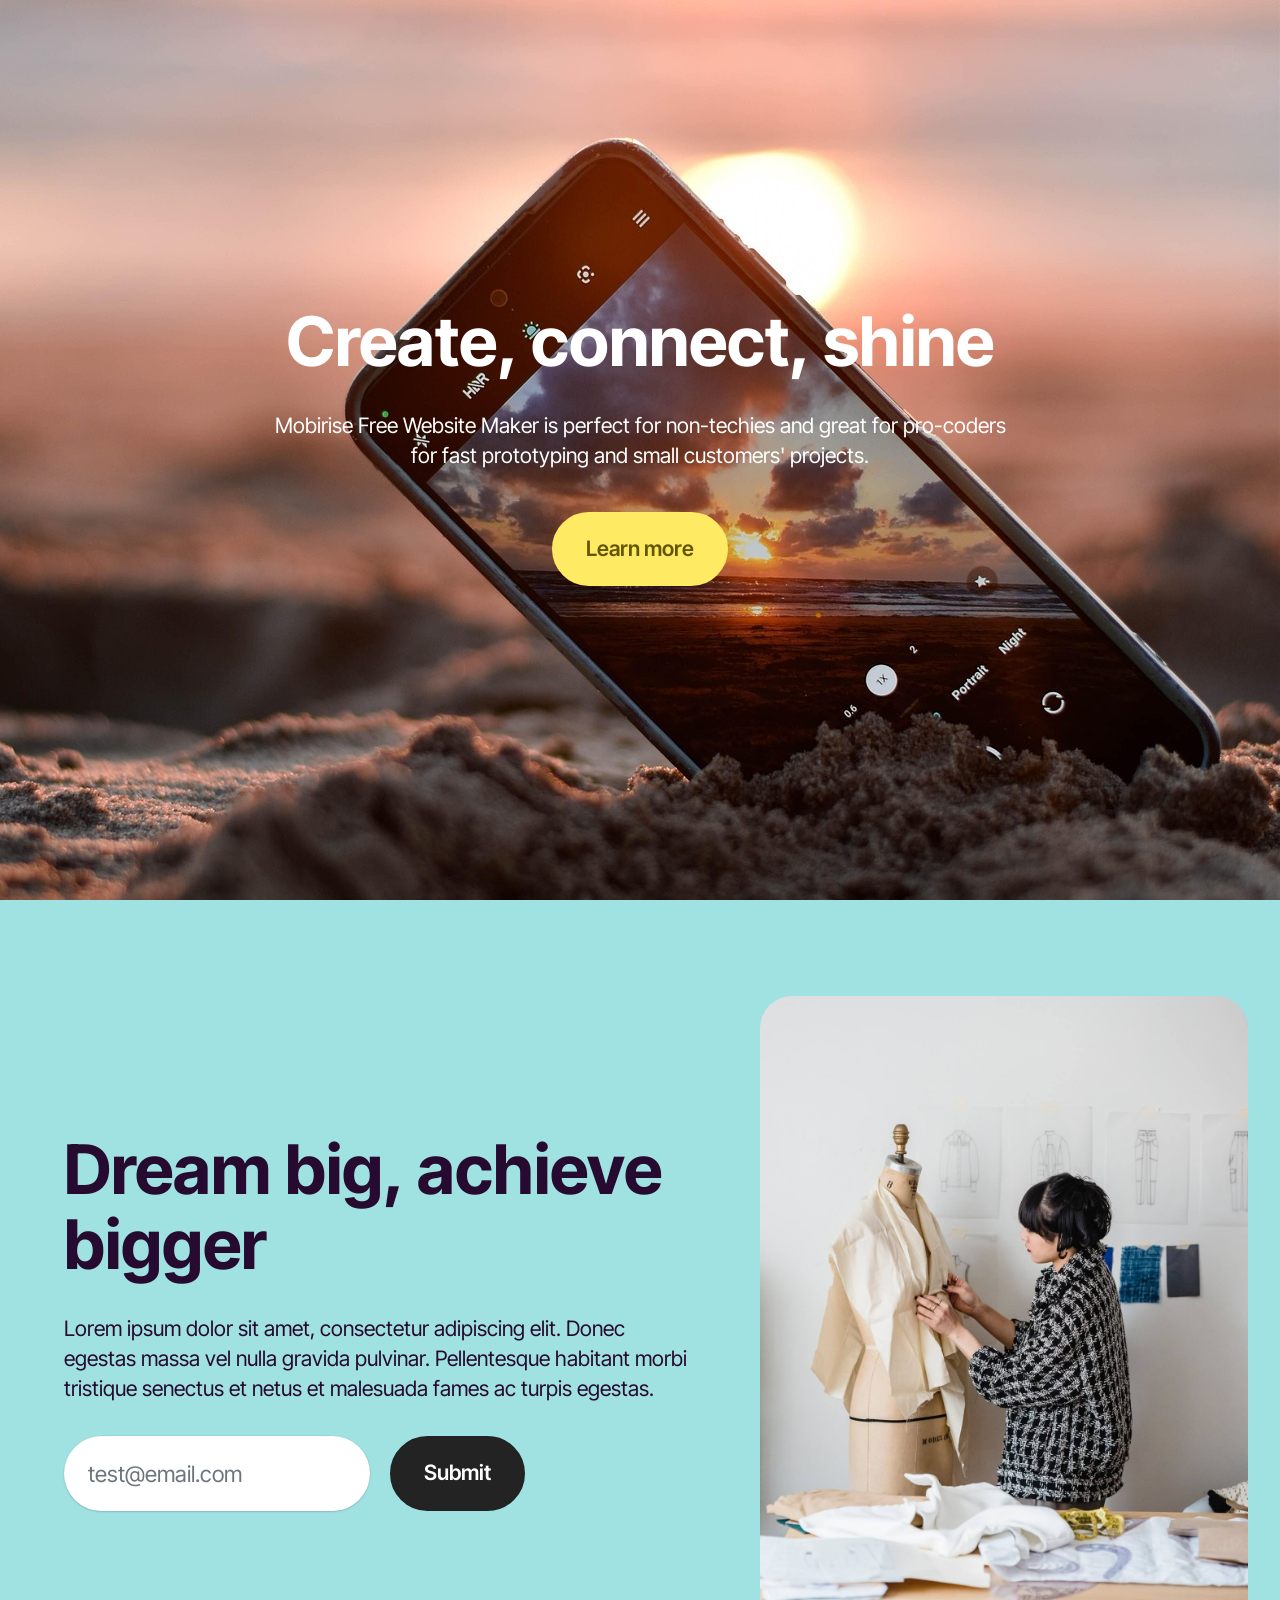
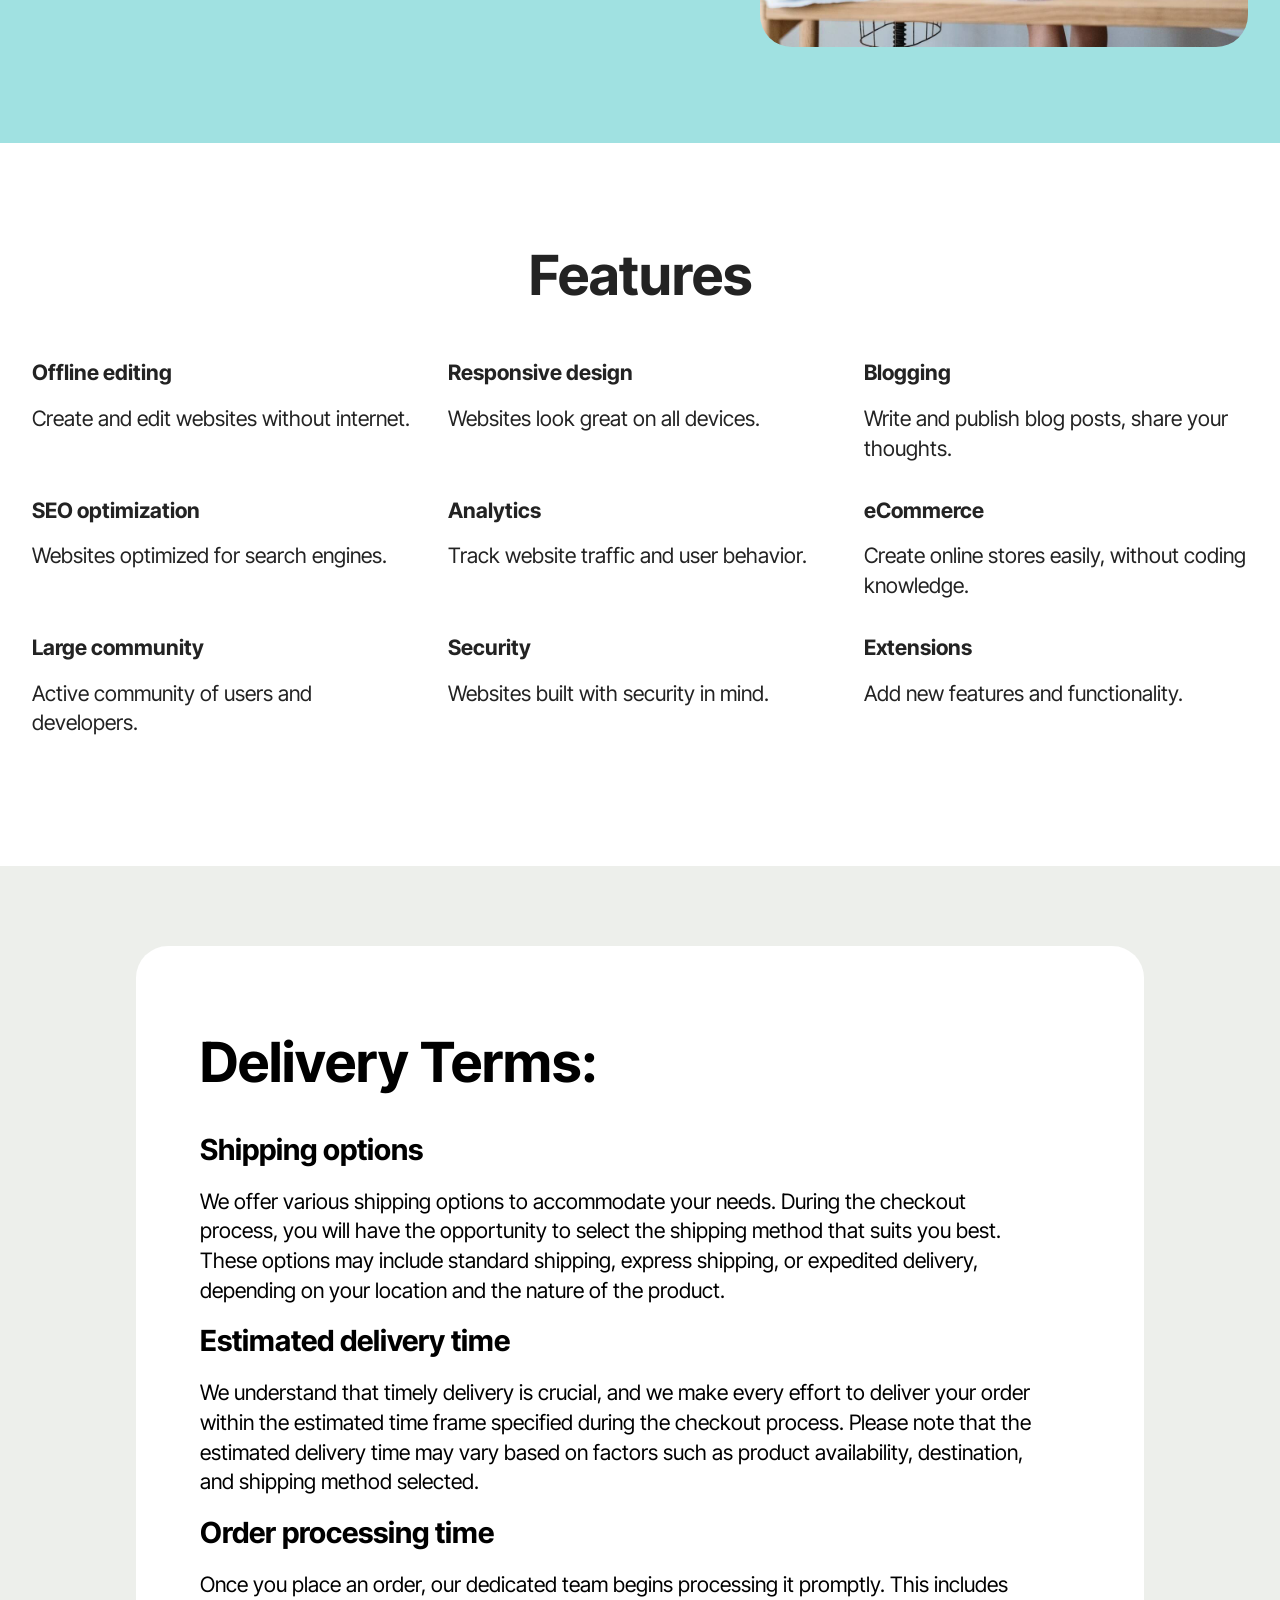
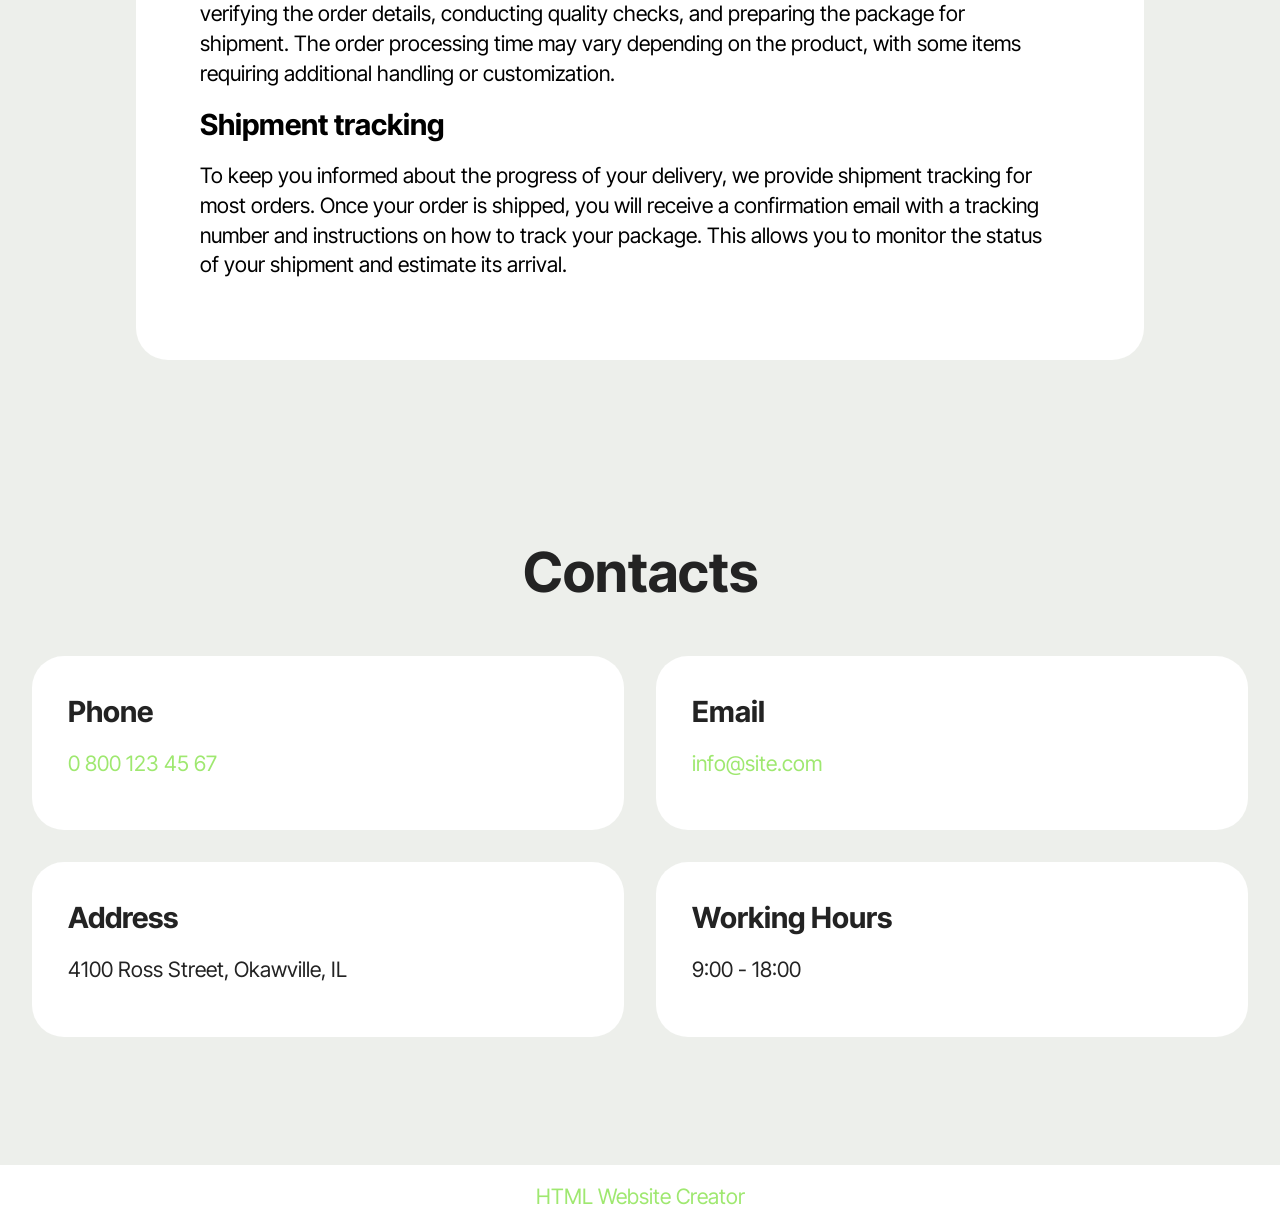
<file: index.html>
<!DOCTYPE html>
<html  >
<head>
  <!-- Site made with Mobirise Website Builder v6.1.12, https://mobirise.com -->
  <meta charset="UTF-8">
  <meta http-equiv="X-UA-Compatible" content="IE=edge">
  <meta name="generator" content="Mobirise v6.1.12, mobirise.com">
  <meta name="viewport" content="width=device-width, initial-scale=1, minimum-scale=1">
  <link rel="shortcut icon" href="assets/images/logo5.png" type="image/x-icon">
  <meta name="description" content="">
  
  
  <title>Home</title>
  <link rel="stylesheet" href="assets/bootstrap/css/bootstrap.min.css">
  <link rel="stylesheet" href="assets/theme/css/style.css">
  <link rel="preload" href="https://fonts.googleapis.com/css?family=Inter+Tight:100,200,300,400,500,600,700,800,900,100i,200i,300i,400i,500i,600i,700i,800i,900i&display=swap" as="style" onload="this.onload=null;this.rel='stylesheet'">
  <noscript><link rel="stylesheet" href="https://fonts.googleapis.com/css?family=Inter+Tight:100,200,300,400,500,600,700,800,900,100i,200i,300i,400i,500i,600i,700i,800i,900i&display=swap"></noscript>
  <link rel="preload" as="style" href="assets/mobirise/css/mbr-additional.css?v=tsOFMH"><link rel="stylesheet" href="assets/mobirise/css/mbr-additional.css?v=tsOFMH" type="text/css">

  
  
  
</head>
<body>
  
  <section data-bs-version="5.1" class="header09 startm5 cid-vx8OHKSLQX mbr-fullscreen" id="header09-0">	
    
	
	
	<div class="container-fluid">
		<div class="row">
			<div class="content-wrap col-12 col-md-8">
				<h1 class="mbr-section-title mbr-fonts-style mbr-white mb-4 display-1">
					<strong>Create, connect, shine</strong>
				</h1>
				
				<p class="mbr-fonts-style mbr-text mbr-white mb-4 display-7">
					Mobirise Free Website Maker is perfect for non-techies and great for pro-coders for fast prototyping
					and small customers' projects.
				</p>
				<div class="mbr-section-btn">
					<a class="btn btn-danger display-7" href="https://mobiri.se">
						Learn more
					</a>
				</div>
			</div>
		</div>
	</div>
</section>

<section data-bs-version="5.1" class="header8 cid-vx8OJpvfYa" id="header08-1">
	

	

	<div class="container">
		<div class="row content-wrapper justify-content-center">
			<div class="col-lg-7 mbr-form">
				<div class="text-wrapper align-left" data-form-type="formoid">
					<form action="https://mobirise.eu/" method="POST" class="mbr-form form-with-styler" data-form-title="Form Name"><input type="hidden" name="email" data-form-email="true" value="B1bTMpRupL1mtn3b14l0tN7UZy82as8PurDhJESQuUUWQaXbHLTGRRE3EvDlfvih6yEqYdwQ6JHMBNQMcL61xpKpddO/KUhx3OYIB0lrcyzEtnDZIS4gdFldA8BVPyfy">
						<div class="dragArea row">
							<div class="col-lg-12 col-md-12 col-sm-12">
								<h1 class="mbr-section-title mbr-fonts-style mb-4 display-1">
									<strong>Dream big, achieve bigger</strong>
								</h1>
							</div>
							<div class="col-lg-12 col-md-12 col-sm-12">
								<p class="mbr-text mbr-fonts-style mb-4 display-7">
									Lorem ipsum dolor sit amet, consectetur adipiscing elit. Donec egestas massa vel
									nulla gravida pulvinar. Pellentesque habitant morbi tristique senectus et netus et
									malesuada fames ac turpis egestas.
								</p>
							</div>
							<div data-for="email" class="col-lg-6 col-md-6 col-sm-12">
								<input type="email" name="email" placeholder="test@email.com" data-form-field="email" class="form-control display-7" value="" id="email-header08-1">
							</div>
							<div class="col-auto mbr-section-btn">
								<button type="submit" class="w-100 btn btn-black display-7">Submit</button>
							</div>
							<div class="row">
								<div hidden="hidden" data-form-alert="" class="alert alert-success col-12">Thanks for filling out the form!</div>
								<div hidden="hidden" data-form-alert-danger="" class="alert alert-danger col-12">
									Oops...! some problem!
								</div>
							</div>
						</div>
					</form>
				</div>
			</div>
			<div class="col-lg-5 col-12">
				<div class="image-wrapper">
					<img class="w-100" src="assets/images/4.jpg" alt="Mobirise Website Builder">
				</div>
			</div>
		</div>
	</div>
</section>

<section data-bs-version="5.1" class="features033 cid-vx8PrbvoI5" id="features033-5">
	

	
	
	<div class="container">
		<div class="row justify-content-center">
			<div class="col-12 content-head">
				<div class="mbr-section-head mb-5">
					<h4 class="mbr-section-title mbr-fonts-style align-center mb-0 display-2">
						<strong>Features</strong>
					</h4>
					
				</div>
			</div>
		</div>
		<div class="row justify-content-center">
			<div class="item features-without-image col-12 col-lg-4 active">
				<div class="item-wrapper">
					
					<div class="card-box">
						<h4 class="card-title mbr-fonts-style mb-0 display-7">
							<strong>Offline editing</strong>
						</h4>
						<h5 class="card-text mbr-fonts-style mt-3 display-7">
							<div>Create and edit websites without internet.</div>
						</h5>
					</div>
				</div>
			</div>
			<div class="item features-without-image col-12 col-lg-4">
				<div class="item-wrapper">
					
					<div class="card-box">
						<h4 class="card-title mbr-fonts-style mb-0 display-7">
							<strong>Responsive design</strong>
						</h4>
						<h5 class="card-text mbr-fonts-style mt-3 display-7">
							Websites look great on all devices.
						</h5>
					</div>
				</div>
			</div>
			<div class="item features-without-image col-12 col-lg-4">
				<div class="item-wrapper">
					
					<div class="card-box">
						<h4 class="card-title mbr-fonts-style mb-0 display-7">
							<strong>Blogging</strong>
						</h4>
						<h5 class="card-text mbr-fonts-style mt-3 display-7">
							Write and publish blog posts, share your thoughts.
						</h5>
					</div>
				</div>
			</div>
			<div class="item features-without-image col-12 col-lg-4">
				<div class="item-wrapper">
					
					<div class="card-box">
						<h4 class="card-title mbr-fonts-style mb-0 display-7">
							<strong>SEO optimization</strong>
						</h4>
						<h5 class="card-text mbr-fonts-style mt-3 display-7">
							Websites optimized for search engines.
						</h5>
					</div>
				</div>
			</div>
			<div class="item features-without-image col-12 col-lg-4">
				<div class="item-wrapper">
					
					<div class="card-box">
						<h4 class="card-title mbr-fonts-style mb-0 display-7">
							<strong>Analytics</strong>
						</h4>
						<h5 class="card-text mbr-fonts-style mt-3 display-7">
							Track website traffic and user behavior.
						</h5>
					</div>
				</div>
			</div>
			<div class="item features-without-image col-12 col-lg-4">
				<div class="item-wrapper">
					
					<div class="card-box">
						<h4 class="card-title mbr-fonts-style mb-0 display-7">
							<strong>eCommerce</strong>
						</h4>
						<h5 class="card-text mbr-fonts-style mt-3 display-7">
							Create online stores easily, without coding knowledge.
						</h5>
					</div>
				</div>
			</div>

			<div class="item features-without-image col-12 col-lg-4">
				<div class="item-wrapper">
					
					<div class="card-box">
						<h4 class="card-title mbr-fonts-style mb-0 display-7">
							<strong>Large community</strong>
						</h4>
						<h5 class="card-text mbr-fonts-style mt-3 display-7">
							Active community of users and developers.
						</h5>
					</div>
				</div>
			</div>
			<div class="item features-without-image col-12 col-lg-4">
				<div class="item-wrapper">
					
					<div class="card-box">
						<h4 class="card-title mbr-fonts-style mb-0 display-7">
							<strong>Security</strong>
						</h4>
						<h5 class="card-text mbr-fonts-style mt-3 display-7">
						  Websites built with security in mind.</h5>
					</div>
				</div>
			</div>
			<div class="item features-without-image col-12 col-lg-4">
				<div class="item-wrapper">
					
					<div class="card-box">
						<h4 class="card-title mbr-fonts-style mb-0 display-7">
							<strong>Extensions</strong>
						</h4>
						<h5 class="card-text mbr-fonts-style mt-3 display-7">
							Add new features and functionality.
						</h5>
					</div>
				</div>
			</div>
		</div>
	</div>
</section>

<section data-bs-version="5.1" class="article07 cid-vx8PsERZXl" id="article07-6">
  

  
  
  <div class="container">
    <div class="row justify-content-center">
      <div class="card col-md-12 col-lg-10">
        <div class="card-wrapper">
          <h3 class="card-title mbr-fonts-style mbr-white mt-3 mb-4 display-2">
            <strong>Delivery Terms:</strong>
          </h3>
          <div class="row card-box align-left">
            <div class="item features-without-image col-12">
              <div class="item-wrapper">
                <h4 class="mbr-section-subtitle mbr-fonts-style mb-3 display-5">
                  <strong>Shipping options</strong>
                </h4>
                <p class="mbr-text mbr-fonts-style display-7">
                  We offer various shipping options to accommodate your needs.
                  During the checkout process, you will have the opportunity to
                  select the shipping method that suits you best. These options
                  may include standard shipping, express shipping, or expedited
                  delivery, depending on your location and the nature of the
                  product.
                </p>
              </div>
            </div>
            <div class="item features-without-image col-12">
              <div class="item-wrapper">
                <h4 class="mbr-section-subtitle mbr-fonts-style mb-3 display-5">
                  <strong>Estimated delivery time</strong>
                </h4>
                <p class="mbr-text mbr-fonts-style display-7">
                  We understand that timely delivery is crucial, and we make
                  every effort to deliver your order within the estimated time
                  frame specified during the checkout process. Please note that
                  the estimated delivery time may vary based on factors such as
                  product availability, destination, and shipping method
                  selected.
                </p>
              </div>
            </div>
            <div class="item features-without-image col-12">
              <div class="item-wrapper">
                <h4 class="mbr-section-subtitle mbr-fonts-style mb-3 display-5">
                  <strong>Order processing time</strong>
                </h4>
                <p class="mbr-text mbr-fonts-style display-7">
                  Once you place an order, our dedicated team begins processing
                  it promptly. This includes verifying the order details,
                  conducting quality checks, and preparing the package for
                  shipment. The order processing time may vary depending on the
                  product, with some items requiring additional handling or
                  customization.
                </p>
              </div>
            </div>
            <div class="item features-without-image col-12">
              <div class="item-wrapper">
                <h4 class="mbr-section-subtitle mbr-fonts-style mb-3 display-5">
                  <strong>Shipment tracking</strong>
                </h4>
                <p class="mbr-text mbr-fonts-style display-7">
                  To keep you informed about the progress of your delivery, we
                  provide shipment tracking for most orders. Once your order is
                  shipped, you will receive a confirmation email with a tracking
                  number and instructions on how to track your package. This
                  allows you to monitor the status of your shipment and estimate
                  its arrival.
                </p>
              </div>
            </div>
          </div>
          
        </div>
      </div>
    </div>
  </div>
</section>

<section data-bs-version="5.1" class="contacts01 cid-vx8PwdO3Mo" id="contacts01-7">
    

    
    
    <div class="container">
        <div class="row justify-content-center">
            <div class="col-12 content-head">
                <div class="mbr-section-head mb-5">
                    <h3 class="mbr-section-title mbr-fonts-style align-center mb-0 display-2">
                        <strong>Contacts</strong>
                    </h3>
                    
                </div>
            </div>
        </div>
        <div class="row">
            <div class="item features-without-image col-12 col-md-6 active">
                <div class="item-wrapper">
                    <div class="text-wrapper">
                        <h6 class="card-title mbr-fonts-style mb-3 display-5">
                            <strong>Phone</strong>
                        </h6>
                        <p class="mbr-text mbr-fonts-style display-7">
                            <a href="tel:+12345678910" class="text-primary">0 800 123 45 67</a>
                        </p>
                    </div>
                </div>
            </div>
            <div class="item features-without-image col-12 col-md-6">
                <div class="item-wrapper">
                    <div class="text-wrapper">
                        <h6 class="card-title mbr-fonts-style mb-3 display-5">
                            <strong>Email</strong>
                        </h6>
                        <p class="mbr-text mbr-fonts-style display-7">
                            <a href="mailto:info@site.com" class="text-primary">info@site.com</a>
                        </p>
                    </div>
                </div>
            </div>
            <div class="item features-without-image col-12 col-md-6">
                <div class="item-wrapper">
                    <div class="text-wrapper">
                        <h6 class="card-title mbr-fonts-style mb-3 display-5">
                            <strong>Address</strong>
                        </h6>
                        <p class="mbr-text mbr-fonts-style display-7">
                            4100 Ross Street, Okawville, IL
                        </p>
                    </div>
                </div>
            </div>
            <div class="item features-without-image col-12 col-md-6">
                <div class="item-wrapper">
                    <div class="text-wrapper">
                        <h6 class="card-title mbr-fonts-style mb-3 display-5">
                            <strong>Working Hours</strong>
                        </h6>
                        <p class="mbr-text mbr-fonts-style display-7">
                            9:00 - 18:00
                        </p>
                    </div>
                </div>
            </div>
        </div>
    </div>
</section><section class="display-7" style="padding: 0;align-items: center;justify-content: center;flex-wrap: wrap;    align-content: center;display: flex;position: relative;height: 4rem;"><a href="https://mobiri.se/5185870" style="flex: 1 1;height: 4rem;position: absolute;width: 100%;z-index: 1;"><img alt="" style="height: 4rem;" src="[data-uri]"></a><p style="margin: 0;text-align: center;" class="display-7">&#8204;</p><a style="z-index:1" href="https://mobirise.com/html-builder.html">HTML Website Creator</a></section><script src="assets/bootstrap/js/bootstrap.bundle.min.js"></script>  <script src="assets/smoothscroll/smooth-scroll.js"></script>  <script src="assets/ytplayer/index.js"></script>  <script src="assets/theme/js/script.js"></script>  <script src="assets/formoid/formoid.min.js"></script>  
  
  
</body>
</html>
</file>
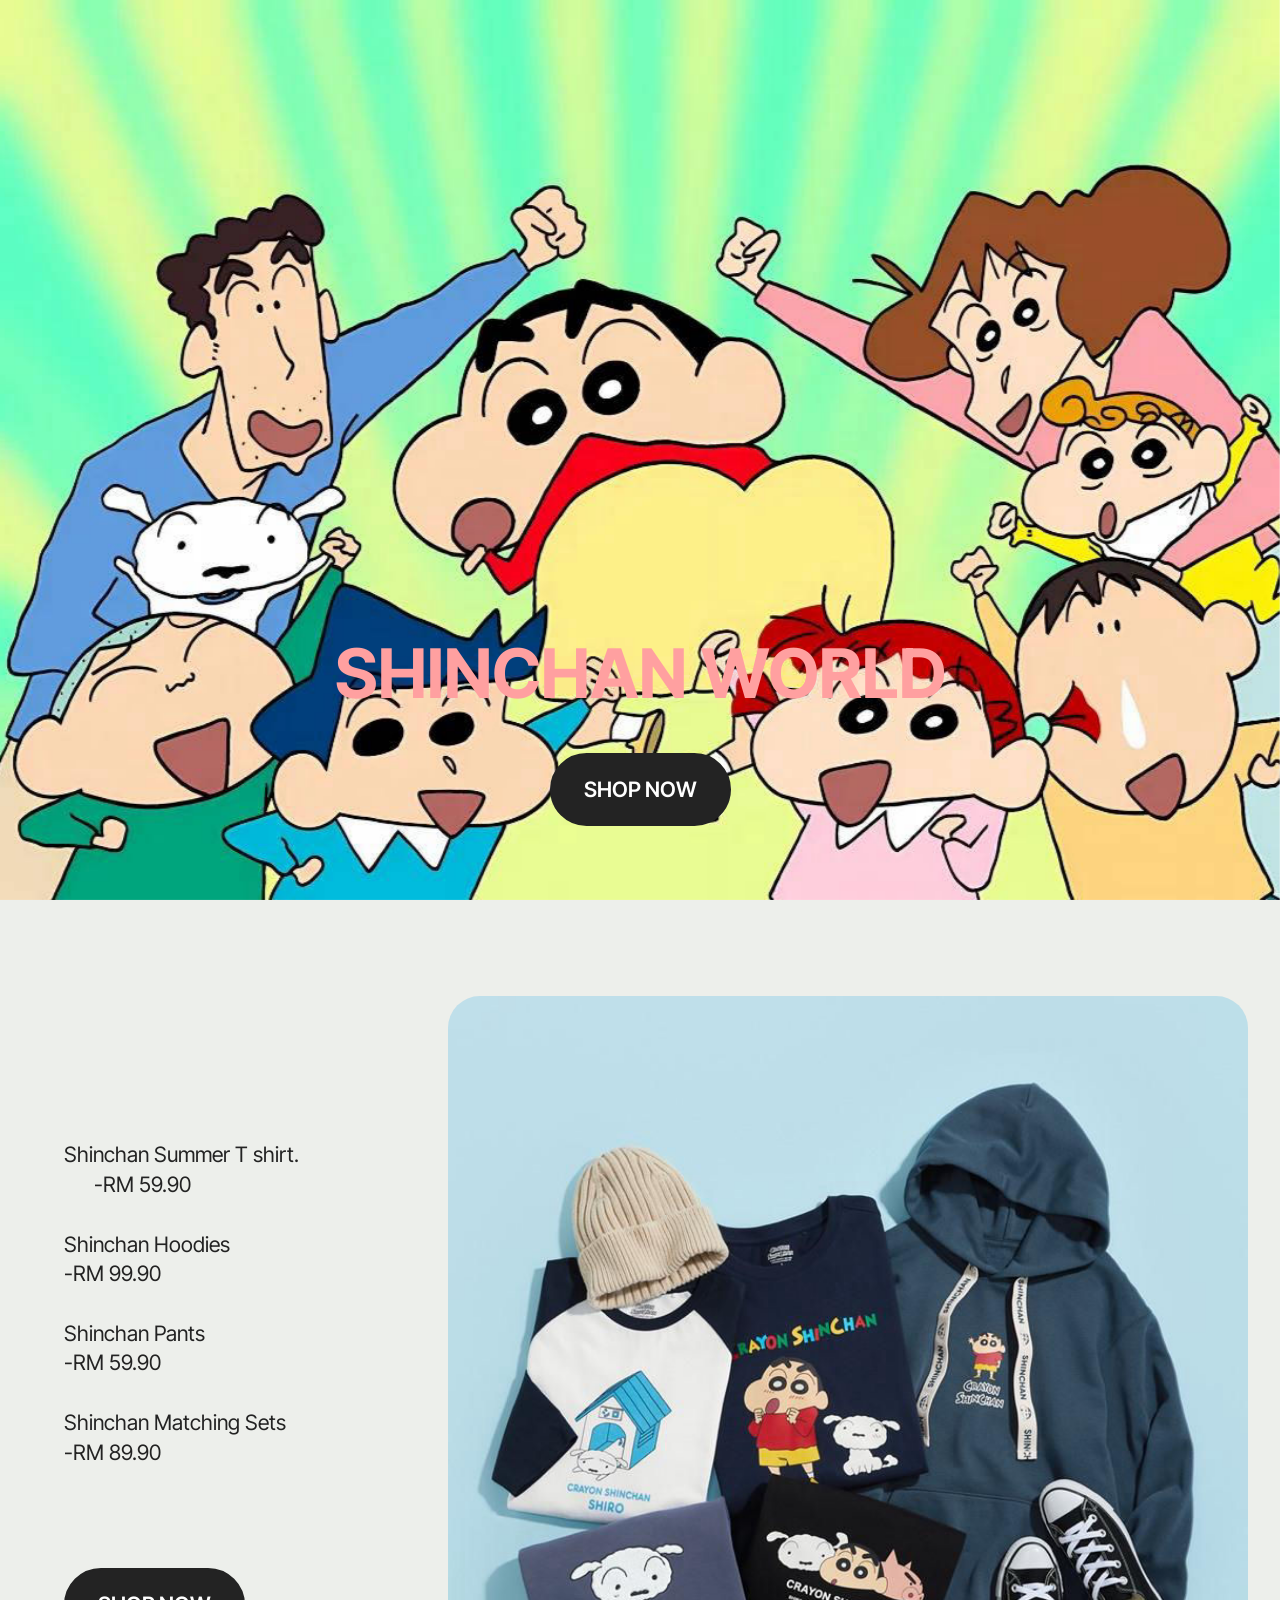
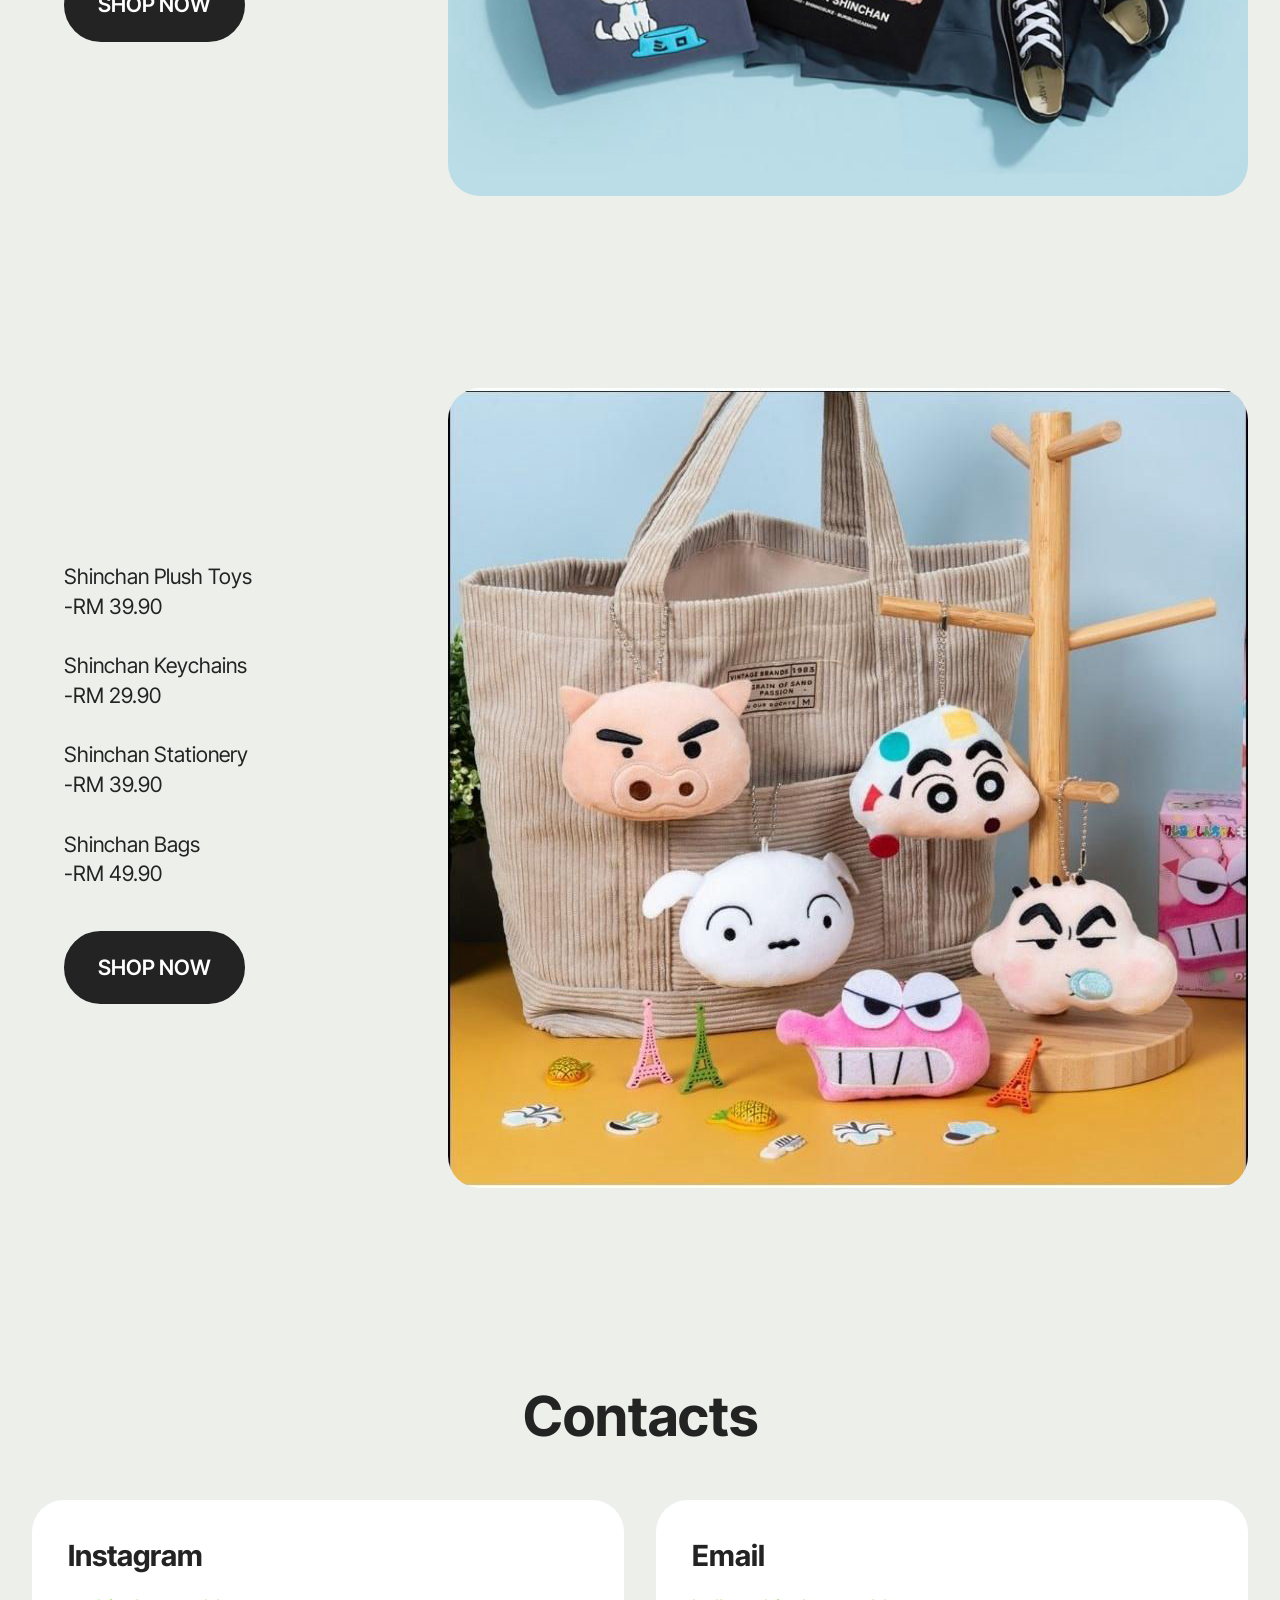
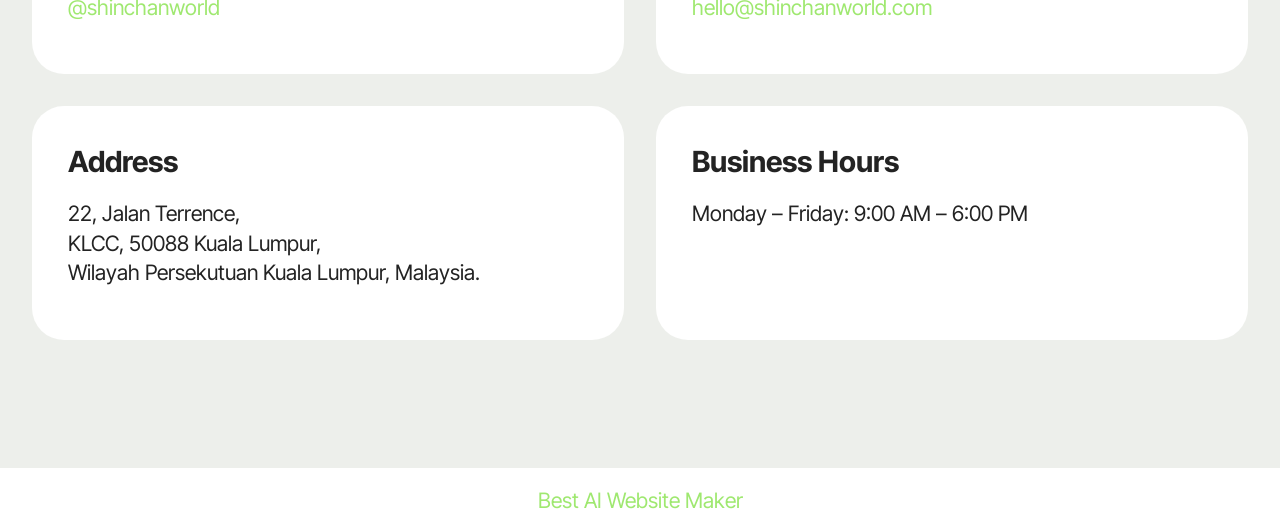
<file: page1.html>
<!DOCTYPE html>
<html  >
<head>
  <!-- Site made with Mobirise Website Builder v6.1.12, https://mobirise.com -->
  <meta charset="UTF-8">
  <meta http-equiv="X-UA-Compatible" content="IE=edge">
  <meta name="generator" content="Mobirise v6.1.12, mobirise.com">
  <meta name="viewport" content="width=device-width, initial-scale=1, minimum-scale=1">
  <link rel="shortcut icon" href="assets/images/logo5.png" type="image/x-icon">
  <meta name="description" content="">
  
  
  <title>Shinchan Pop</title>
  <link rel="stylesheet" href="assets/bootstrap/css/bootstrap.min.css">
  <link rel="stylesheet" href="assets/parallax/jarallax.css">
  <link rel="stylesheet" href="assets/theme/css/style.css">
  <link rel="preload" href="https://fonts.googleapis.com/css?family=Inter+Tight:100,200,300,400,500,600,700,800,900,100i,200i,300i,400i,500i,600i,700i,800i,900i&display=swap" as="style" onload="this.onload=null;this.rel='stylesheet'">
  <noscript><link rel="stylesheet" href="https://fonts.googleapis.com/css?family=Inter+Tight:100,200,300,400,500,600,700,800,900,100i,200i,300i,400i,500i,600i,700i,800i,900i&display=swap"></noscript>
  <link rel="preload" as="style" href="assets/mobirise/css/mbr-additional.css?v=sBKv6l"><link rel="stylesheet" href="assets/mobirise/css/mbr-additional.css?v=sBKv6l" type="text/css">

  
  
  
</head>
<body>
  
  <section data-bs-version="5.1" class="header16 cid-vxNIsSU00Y mbr-fullscreen mbr-parallax-background" id="header17-8">
  
  
  <div class="container-fluid">
    <div class="row">
      <div class="content-wrap col-12 col-md-12">
        <h1 class="mbr-section-title mbr-fonts-style mbr-white mb-4 display-1">
          <strong><br>SHINCHAN WORLD</strong></h1>
        
        
        <div class="mbr-section-btn"><a class="btn btn-black display-7" href="https://mobiri.se">SHOP NOW</a></div>
      </div>
    </div>
  </div>
</section>

<section data-bs-version="5.1" class="header1 cid-vxNN1zVrYu" id="header01-9">
	

	
	

	<div class="container-fluid">
		<div class="row justify-content-center">
			<div class="col-12 col-md-12 col-lg-8 image-wrapper">
				<img class="w-100" src="assets/images/shinchan2-760x760.jpg" alt="Mobirise Website Builder">
			</div>
			<div class="col-12 col-lg col-md-12">
				<div class="text-wrapper align-left">
					
					<p class="mbr-text mbr-fonts-style mb-4 display-7">Shinchan Summer T shirt.&nbsp; &nbsp; &nbsp; &nbsp; &nbsp; &nbsp; &nbsp; &nbsp; &nbsp; &nbsp; &nbsp; &nbsp; -RM 59.90<br><br>Shinchan&nbsp;Hoodies<br>-RM 99.90<br><br>Shinchan Pants<br>-RM 59.90<br><br>Shinchan Matching Sets<br>-RM 89.90<br><br><br></p>
					<div class="mbr-section-btn mt-3"><a class="btn btn-black display-7" href="https://mobiri.se">SHOP NOW</a></div>
				</div>
			</div>
		</div>
	</div>
</section>

<section data-bs-version="5.1" class="header1 cid-vxNNiabWDd" id="header01-a">
	

	
	

	<div class="container-fluid">
		<div class="row justify-content-center">
			<div class="col-12 col-md-12 col-lg-8 image-wrapper">
				<img class="w-100" src="assets/images/shinchan3-800x800.jpg" alt="Mobirise Website Builder">
			</div>
			<div class="col-12 col-lg col-md-12">
				<div class="text-wrapper align-left">
					
					<p class="mbr-text mbr-fonts-style mb-4 display-7">Shinchan Plush Toys<br>-RM 39.90<br><br>Shinchan Keychains<br>-RM 29.90<br><br>Shinchan Stationery<br>-RM 39.90<br><br>Shinchan Bags<br>-RM 49.90</p>
					<div class="mbr-section-btn mt-3"><a class="btn btn-black display-7" href="https://mobiri.se">SHOP NOW</a></div>
				</div>
			</div>
		</div>
	</div>
</section>

<section data-bs-version="5.1" class="contacts01 cid-vxNNrkTRmN" id="contacts01-b">
    

    
    
    <div class="container">
        <div class="row justify-content-center">
            <div class="col-12 content-head">
                <div class="mbr-section-head mb-5">
                    <h3 class="mbr-section-title mbr-fonts-style align-center mb-0 display-2">
                        <strong>Contacts</strong>
                    </h3>
                    
                </div>
            </div>
        </div>
        <div class="row">
            <div class="item features-without-image col-12 col-md-6 active">
                <div class="item-wrapper">
                    <div class="text-wrapper">
                        <h6 class="card-title mbr-fonts-style mb-3 display-5">
                            <strong>Instagram</strong>
                        </h6>
                        <p class="mbr-text mbr-fonts-style display-7">
                            <a href="tel:+12345678910" class="text-primary">@shinchanworld</a>
                        </p>
                    </div>
                </div>
            </div>
            <div class="item features-without-image col-12 col-md-6">
                <div class="item-wrapper">
                    <div class="text-wrapper">
                        <h6 class="card-title mbr-fonts-style mb-3 display-5">
                            <strong>Email</strong>
                        </h6>
                        <p class="mbr-text mbr-fonts-style display-7">
                            <a href="mailto:info@site.com" class="text-primary">hello@shinchanworld.com</a>
                        </p>
                    </div>
                </div>
            </div>
            <div class="item features-without-image col-12 col-md-6">
                <div class="item-wrapper">
                    <div class="text-wrapper">
                        <h6 class="card-title mbr-fonts-style mb-3 display-5">
                            <strong>Address</strong>
                        </h6>
                        <p class="mbr-text mbr-fonts-style display-7">22, Jalan Terrence,<br>KLCC, 50088 Kuala Lumpur,<br>Wilayah Persekutuan Kuala Lumpur, Malaysia.</p>
                    </div>
                </div>
            </div>
            <div class="item features-without-image col-12 col-md-6">
                <div class="item-wrapper">
                    <div class="text-wrapper">
                        <h6 class="card-title mbr-fonts-style mb-3 display-5"><strong>Business Hours</strong></h6>
                        <p class="mbr-text mbr-fonts-style display-7">
                            Monday – Friday: 9:00 AM – 6:00 PM
                        </p>
                    </div>
                </div>
            </div>
        </div>
    </div>
</section><section class="display-7" style="padding: 0;align-items: center;justify-content: center;flex-wrap: wrap;    align-content: center;display: flex;position: relative;height: 4rem;"><a href="https://mobiri.se/5185870" style="flex: 1 1;height: 4rem;position: absolute;width: 100%;z-index: 1;"><img alt="" style="height: 4rem;" src="[data-uri]"></a><p style="margin: 0;text-align: center;" class="display-7">&#8204;</p><a style="z-index:1" href="https://mobirise.com/builder/ai-website-maker.html">Best AI Website Maker</a></section><script src="assets/bootstrap/js/bootstrap.bundle.min.js"></script>  <script src="assets/parallax/jarallax.js"></script>  <script src="assets/smoothscroll/smooth-scroll.js"></script>  <script src="assets/ytplayer/index.js"></script>  <script src="assets/theme/js/script.js"></script>  
  
  
</body>
</html>
</file>
<file: assets/theme/css/style.css>
@charset "UTF-8";
section {
  background-color: #ffffff;
}

body {
  font-style: normal;
  line-height: 1.5;
  font-weight: 400;
  color: #232323;
  position: relative;
}

button {
  background-color: transparent;
  border-color: transparent;
}

.embla__button,
.carousel-control {
  background-color: #edefea !important;
  opacity: 0.8 !important;
  color: #464845 !important;
  border-color: #edefea !important;
}

.carousel .close,
.modalWindow .close {
  background-color: #edefea !important;
  color: #464845 !important;
  border-color: #edefea !important;
  opacity: 0.8 !important;
}

.carousel .close:hover,
.modalWindow .close:hover {
  opacity: 1 !important;
}

.carousel-indicators li {
  background-color: #edefea !important;
  border: 2px solid #464845 !important;
}

.carousel-indicators li:hover,
.carousel-indicators li:active {
  opacity: 0.8 !important;
}

.embla__button:hover,
.carousel-control:hover {
  background-color: #edefea !important;
  opacity: 1 !important;
}

.modalWindow-video-container {
  height: 80%;
}

section,
.container,
.container-fluid {
  position: relative;
  word-wrap: break-word;
}

a.mbr-iconfont:hover {
  text-decoration: none;
}

.article .lead p,
.article .lead ul,
.article .lead ol,
.article .lead pre,
.article .lead blockquote {
  margin-bottom: 0;
}

a {
  font-style: normal;
  font-weight: 400;
  cursor: pointer;
}
a, a:hover {
  text-decoration: none;
}

.mbr-section-title {
  font-style: normal;
  line-height: 1.3;
}

.mbr-section-subtitle {
  line-height: 1.3;
}

.mbr-text {
  font-style: normal;
  line-height: 1.7;
}

h1,
h2,
h3,
h4,
h5,
h6,
.display-1,
.display-2,
.display-4,
.display-5,
.display-7,
span,
p,
a {
  line-height: 1;
  word-break: break-word;
  word-wrap: break-word;
  font-weight: 400;
}

b,
strong {
  font-weight: bold;
}

input:-webkit-autofill, input:-webkit-autofill:hover, input:-webkit-autofill:focus, input:-webkit-autofill:active {
  transition-delay: 9999s;
  -webkit-transition-property: background-color, color;
  transition-property: background-color, color;
}

textarea[type=hidden] {
  display: none;
}

section {
  background-position: 50% 50%;
  background-repeat: no-repeat;
  background-size: cover;
}
section .mbr-background-video,
section .mbr-background-video-preview {
  position: absolute;
  bottom: 0;
  left: 0;
  right: 0;
  top: 0;
}

.hidden {
  visibility: hidden;
}

.mbr-z-index20 {
  z-index: 20;
}

/*! Base colors */
.mbr-white {
  color: #ffffff;
}

.mbr-black {
  color: #111111;
}

.mbr-bg-white {
  background-color: #ffffff;
}

.mbr-bg-black {
  background-color: #000000;
}

/*! Text-aligns */
.align-left {
  text-align: left;
}

.align-center {
  text-align: center;
}

.align-right {
  text-align: right;
}

/*! Font-weight  */
.mbr-light {
  font-weight: 300;
}

.mbr-regular {
  font-weight: 400;
}

.mbr-semibold {
  font-weight: 500;
}

.mbr-bold {
  font-weight: 700;
}

/*! Media  */
.media-content {
  flex-basis: 100%;
}

.media-container-row {
  display: flex;
  flex-direction: row;
  flex-wrap: wrap;
  justify-content: center;
  align-content: center;
  align-items: start;
}
.media-container-row .media-size-item {
  width: 400px;
}

.media-container-column {
  display: flex;
  flex-direction: column;
  flex-wrap: wrap;
  justify-content: center;
  align-content: center;
  align-items: stretch;
}
.media-container-column > * {
  width: 100%;
}

@media (min-width: 992px) {
  .media-container-row {
    flex-wrap: nowrap;
  }
}
figure {
  margin-bottom: 0;
  overflow: hidden;
}

figure[mbr-media-size] {
  transition: width 0.1s;
}

img,
iframe {
  display: block;
  width: 100%;
}

.card {
  background-color: transparent;
  border: none;
}

.card-box {
  width: 100%;
}

.card-img {
  text-align: center;
  flex-shrink: 0;
  -webkit-flex-shrink: 0;
}

.media {
  max-width: 100%;
  margin: 0 auto;
}

.mbr-figure {
  align-self: center;
}

.media-container > div {
  max-width: 100%;
}

.mbr-figure img,
.card-img img {
  width: 100%;
}

@media (max-width: 991px) {
  .media-size-item {
    width: auto !important;
  }
  .media {
    width: auto;
  }
  .mbr-figure {
    width: 100% !important;
  }
}
/*! Buttons */
.mbr-section-btn {
  margin-left: -0.6rem;
  margin-right: -0.6rem;
  font-size: 0;
}

.btn {
  font-weight: 600;
  border-width: 1px;
  font-style: normal;
  margin: 0.6rem 0.6rem;
  white-space: normal;
  transition: all 0.2s ease-in-out;
  display: inline-flex;
  align-items: center;
  justify-content: center;
  word-break: break-word;
}

.btn-sm {
  font-weight: 600;
  letter-spacing: 0px;
  transition: all 0.3s ease-in-out;
}

.btn-md {
  font-weight: 600;
  letter-spacing: 0px;
  transition: all 0.3s ease-in-out;
}

.btn-lg {
  font-weight: 600;
  letter-spacing: 0px;
  transition: all 0.3s ease-in-out;
}

.btn-form {
  margin: 0;
}
.btn-form:hover {
  cursor: pointer;
}

nav .mbr-section-btn {
  margin-left: 0rem;
  margin-right: 0rem;
}

/*! Btn icon margin */
.btn .mbr-iconfont,
.btn.btn-sm .mbr-iconfont {
  order: 1;
  cursor: pointer;
  margin-left: 0.5rem;
  vertical-align: sub;
}

.btn.btn-md .mbr-iconfont,
.btn.btn-md .mbr-iconfont {
  margin-left: 0.8rem;
}

.mbr-regular {
  font-weight: 400;
}

.mbr-semibold {
  font-weight: 500;
}

.mbr-bold {
  font-weight: 700;
}

[type=submit] {
  -webkit-appearance: none;
}

/*! Full-screen */
.mbr-fullscreen .mbr-overlay {
  min-height: 100vh;
}

.mbr-fullscreen {
  display: flex;
  display: -moz-flex;
  display: -ms-flex;
  display: -o-flex;
  align-items: center;
  min-height: 100vh;
  padding-top: 3rem;
  padding-bottom: 3rem;
}

/*! Map */
.map {
  height: 25rem;
  position: relative;
}
.map iframe {
  width: 100%;
  height: 100%;
}

/*! Scroll to top arrow */
.mbr-arrow-up {
  bottom: 25px;
  right: 90px;
  position: fixed;
  text-align: right;
  z-index: 5000;
  color: #ffffff;
  font-size: 22px;
}

.mbr-arrow-up a {
  background: rgba(0, 0, 0, 0.2);
  border-radius: 50%;
  color: #fff;
  display: inline-block;
  height: 60px;
  width: 60px;
  border: 2px solid #fff;
  outline-style: none !important;
  position: relative;
  text-decoration: none;
  transition: all 0.3s ease-in-out;
  cursor: pointer;
  text-align: center;
}
.mbr-arrow-up a:hover {
  background-color: rgba(0, 0, 0, 0.4);
}
.mbr-arrow-up a i {
  line-height: 60px;
}

.mbr-arrow-up-icon {
  display: block;
  color: #fff;
}

.mbr-arrow-up-icon::before {
  content: "›";
  display: inline-block;
  font-family: serif;
  font-size: 22px;
  line-height: 1;
  font-style: normal;
  position: relative;
  top: 6px;
  left: -4px;
  transform: rotate(-90deg);
}

/*! Arrow Down */
.mbr-arrow {
  position: absolute;
  bottom: 45px;
  left: 50%;
  width: 60px;
  height: 60px;
  cursor: pointer;
  background-color: rgba(80, 80, 80, 0.5);
  border-radius: 50%;
  transform: translateX(-50%);
}
@media (max-width: 767px) {
  .mbr-arrow {
    display: none;
  }
}
.mbr-arrow > a {
  display: inline-block;
  text-decoration: none;
  outline-style: none;
  animation: arrowdown 1.7s ease-in-out infinite;
  color: #ffffff;
}
.mbr-arrow > a > i {
  position: absolute;
  top: -2px;
  left: 15px;
  font-size: 2rem;
}

#scrollToTop a i::before {
  content: "";
  position: absolute;
  display: block;
  border-bottom: 2.5px solid #fff;
  border-left: 2.5px solid #fff;
  width: 27.8%;
  height: 27.8%;
  left: 50%;
  top: 51%;
  transform: translateY(-30%) translateX(-50%) rotate(135deg);
}

@keyframes arrowdown {
  0% {
    transform: translateY(0px);
  }
  50% {
    transform: translateY(-5px);
  }
  100% {
    transform: translateY(0px);
  }
}
@media (max-width: 500px) {
  .mbr-arrow-up {
    left: 0;
    right: 0;
    text-align: center;
  }
}
/*Gradients animation*/
@keyframes gradient-animation {
  from {
    background-position: 0% 100%;
    animation-timing-function: ease-in-out;
  }
  to {
    background-position: 100% 0%;
    animation-timing-function: ease-in-out;
  }
}
.bg-gradient {
  background-size: 200% 200%;
  animation: gradient-animation 5s infinite alternate;
  -webkit-animation: gradient-animation 5s infinite alternate;
}

.menu .navbar-brand {
  display: -webkit-flex;
}
.menu .navbar-brand span {
  display: flex;
  display: -webkit-flex;
}
.menu .navbar-brand .navbar-caption-wrap {
  display: -webkit-flex;
}
.menu .navbar-brand .navbar-logo img {
  display: -webkit-flex;
  width: auto;
}
@media (min-width: 768px) and (max-width: 991px) {
  .menu .navbar-toggleable-sm .navbar-nav {
    display: -ms-flexbox;
  }
}
@media (max-width: 991px) {
  .menu .navbar-collapse {
    max-height: 93.5vh;
  }
  .menu .navbar-collapse.show {
    overflow: auto;
  }
}
@media (min-width: 992px) {
  .menu .navbar-nav.nav-dropdown {
    display: -webkit-flex;
  }
  .menu .navbar-toggleable-sm .navbar-collapse {
    display: -webkit-flex !important;
  }
  .menu .collapsed .navbar-collapse {
    max-height: 93.5vh;
  }
  .menu .collapsed .navbar-collapse.show {
    overflow: auto;
  }
}
@media (max-width: 767px) {
  .menu .navbar-collapse {
    max-height: 80vh;
  }
}

.nav-link .mbr-iconfont {
  margin-right: 0.5rem;
}

.navbar {
  display: -webkit-flex;
  -webkit-flex-wrap: wrap;
  -webkit-align-items: center;
  -webkit-justify-content: space-between;
}

.navbar-collapse {
  -webkit-flex-basis: 100%;
  -webkit-flex-grow: 1;
  -webkit-align-items: center;
}

.nav-dropdown .link {
  padding: 0.667em 1.667em !important;
  margin: 0 !important;
}

.nav {
  display: -webkit-flex;
  -webkit-flex-wrap: wrap;
}

.row {
  display: -webkit-flex;
  -webkit-flex-wrap: wrap;
}

.justify-content-center {
  -webkit-justify-content: center;
}

.form-inline {
  display: -webkit-flex;
}

.card-wrapper {
  -webkit-flex: 1;
}

.carousel-control {
  z-index: 10;
  display: -webkit-flex;
}

.carousel-controls {
  display: -webkit-flex;
}

.media {
  display: -webkit-flex;
}

.form-group:focus {
  outline: none;
}

.jq-selectbox__select {
  padding: 7px 0;
  position: relative;
}

.jq-selectbox__dropdown {
  overflow: hidden;
  border-radius: 10px;
  position: absolute;
  top: 100%;
  left: 0 !important;
  width: 100% !important;
}

.jq-selectbox__trigger-arrow {
  right: 0;
  transform: translateY(-50%);
}

.jq-selectbox li {
  padding: 1.07em 0.5em;
}

input[type=range] {
  padding-left: 0 !important;
  padding-right: 0 !important;
}

.modal-dialog,
.modal-content {
  height: 100%;
}

.modal-dialog .carousel-inner {
  height: calc(100vh - 1.75rem);
}
@media (max-width: 575px) {
  .modal-dialog .carousel-inner {
    height: calc(100vh - 1rem);
  }
}

.carousel-item {
  text-align: center;
}

.carousel-item img {
  margin: auto;
}

.navbar-toggler {
  align-self: flex-start;
  padding: 0.25rem 0.75rem;
  font-size: 1.25rem;
  line-height: 1;
  background: transparent;
  border: 1px solid transparent;
  border-radius: 0.25rem;
}

.navbar-toggler:focus,
.navbar-toggler:hover {
  text-decoration: none;
  box-shadow: none;
}

.navbar-toggler-icon {
  display: inline-block;
  width: 1.5em;
  height: 1.5em;
  vertical-align: middle;
  content: "";
  background: no-repeat center center;
  background-size: 100% 100%;
}

.navbar-toggler-left {
  position: absolute;
  left: 1rem;
}

.navbar-toggler-right {
  position: absolute;
  right: 1rem;
}

.card-img {
  width: auto;
}

.menu .navbar.collapsed:not(.beta-menu) {
  flex-direction: column;
}

.carousel-item.active,
.carousel-item-next,
.carousel-item-prev {
  display: flex;
}

.note-air-layout .dropup .dropdown-menu,
.note-air-layout .navbar-fixed-bottom .dropdown .dropdown-menu {
  bottom: initial !important;
}

html,
body {
  height: auto;
  min-height: 100vh;
}

.dropup .dropdown-toggle::after {
  display: none;
}

.form-asterisk {
  font-family: initial;
  position: absolute;
  top: -2px;
  font-weight: normal;
}

.form-control-label {
  position: relative;
  cursor: pointer;
  margin-bottom: 0.357em;
  padding: 0;
}

.alert {
  color: #ffffff;
  border-radius: 0;
  border: 0;
  font-size: 1.1rem;
  line-height: 1.5;
  margin-bottom: 1.875rem;
  padding: 1.25rem;
  position: relative;
  text-align: center;
}
.alert.alert-form::after {
  background-color: inherit;
  bottom: -7px;
  content: "";
  display: block;
  height: 14px;
  left: 50%;
  margin-left: -7px;
  position: absolute;
  transform: rotate(45deg);
  width: 14px;
}

.form-control {
  background-color: #ffffff;
  background-clip: border-box;
  color: #232323;
  line-height: 1rem !important;
  height: auto;
  padding: 1.2rem 2rem;
  transition: border-color 0.25s ease 0s;
  border: 1px solid transparent !important;
  border-radius: 4px;
  box-shadow: rgba(0, 0, 0, 0.07) 0px 1px 1px 0px, rgba(0, 0, 0, 0.07) 0px 1px 3px 0px, rgba(0, 0, 0, 0.03) 0px 0px 0px 1px;
}
.form-active .form-control:invalid {
  border-color: red;
}

.row > * {
  padding-right: 1rem;
  padding-left: 1rem;
}

form .row {
  margin-left: -0.6rem;
  margin-right: -0.6rem;
}
form .row [class*=col] {
  padding-left: 0.6rem;
  padding-right: 0.6rem;
}

form .mbr-section-btn {
  padding-left: 0.6rem;
  padding-right: 0.6rem;
}

form .form-check-input {
  margin-top: 0.5;
}

textarea.form-control {
  line-height: 1.5rem !important;
}

.form-group {
  margin-bottom: 1.2rem;
}

.form-control,
form .btn {
  min-height: 48px;
}

.gdpr-block label span.textGDPR input[name=gdpr] {
  top: 7px;
}

.form-control:focus {
  box-shadow: none;
}

:focus {
  outline: none;
}

.mbr-overlay {
  background-color: #000;
  bottom: 0;
  left: 0;
  opacity: 0.5;
  position: absolute;
  right: 0;
  top: 0;
  z-index: 0;
  pointer-events: none;
}

blockquote {
  font-style: italic;
  padding: 3rem;
  font-size: 1.09rem;
  position: relative;
  border-left: 3px solid;
}

ul,
ol,
pre,
blockquote {
  margin-bottom: 2.3125rem;
}

.mt-4 {
  margin-top: 2rem !important;
}

.mb-4 {
  margin-bottom: 2rem !important;
}

.container,
.container-fluid {
  padding-left: 16px;
  padding-right: 16px;
}

.row {
  margin-left: -16px;
  margin-right: -16px;
}
.row > [class*=col] {
  padding-left: 16px;
  padding-right: 16px;
}

@media (min-width: 992px) {
  .container-fluid {
    padding-left: 32px;
    padding-right: 32px;
  }
}
@media (max-width: 991px) {
  .mbr-container {
    padding-left: 16px;
    padding-right: 16px;
  }
}
.app-video-wrapper > img {
  opacity: 1;
}

.app-video-wrapper {
  background: transparent;
}

.item {
  position: relative;
}

.dropdown-menu .dropdown-menu {
  left: 100%;
}

.dropdown-item + .dropdown-menu {
  display: none;
}

.dropdown-item:hover + .dropdown-menu,
.dropdown-menu:hover {
  display: block;
}

@media (min-aspect-ratio: 16/9) {
  .mbr-video-foreground {
    height: 300% !important;
    top: -100% !important;
  }
}
@media (max-aspect-ratio: 16/9) {
  .mbr-video-foreground {
    width: 300% !important;
    left: -100% !important;
  }
}.engine {
	position: absolute;
	text-indent: -2400px;
	text-align: center;
	padding: 0;
	top: 0;
	left: -2400px;
}
</file>
<file: assets/mobirise/css/mbr-additional.css>
.btn {
  border-width: 2px;
}
img,
.card-wrap,
.card-wrapper,
.video-wrapper,
.mbr-figure iframe,
.google-map iframe,
.slide-content,
.plan,
.card,
.item-wrapper,
.item-wrapper .mbr-overlay {
  border-radius: 2rem !important;
}
.video-wrapper {
  overflow: hidden;
}
body {
  font-family: Inter Tight;
}
.display-1 {
  font-family: 'Inter Tight', sans-serif;
  font-size: 5rem;
  line-height: 1;
}
.display-1 > .mbr-iconfont {
  font-size: 6.25rem;
}
.display-2 {
  font-family: 'Inter Tight', sans-serif;
  font-size: 4rem;
  line-height: 1;
}
.display-2 > .mbr-iconfont {
  font-size: 5rem;
}
.display-4 {
  font-family: 'Inter Tight', sans-serif;
  font-size: 1.4rem;
  line-height: 1.5;
}
.display-4 > .mbr-iconfont {
  font-size: 1.75rem;
}
.display-5 {
  font-family: 'Inter Tight', sans-serif;
  font-size: 2rem;
  line-height: 1.5;
}
.display-5 > .mbr-iconfont {
  font-size: 2.5rem;
}
.display-7 {
  font-family: 'Inter Tight', sans-serif;
  font-size: 1.4rem;
  line-height: 1.3;
}
.display-7 > .mbr-iconfont {
  font-size: 1.75rem;
}
/* ---- Fluid typography for mobile devices ---- */
/* 1.4 - font scale ratio ( bootstrap == 1.42857 ) */
/* 100vw - current viewport width */
/* (48 - 20)  48 == 48rem == 768px, 20 == 20rem == 320px(minimal supported viewport) */
/* 0.65 - min scale variable, may vary */
@media (max-width: 992px) {
  .display-1 {
    font-size: 4rem;
  }
}
@media (max-width: 768px) {
  .display-1 {
    font-size: 3.5rem;
    font-size: calc( 2.4rem + (5 - 2.4) * ((100vw - 20rem) / (48 - 20)));
    line-height: calc( 1.1 * (2.4rem + (5 - 2.4) * ((100vw - 20rem) / (48 - 20))));
  }
  .display-2 {
    font-size: 3.2rem;
    font-size: calc( 2.05rem + (4 - 2.05) * ((100vw - 20rem) / (48 - 20)));
    line-height: calc( 1.3 * (2.05rem + (4 - 2.05) * ((100vw - 20rem) / (48 - 20))));
  }
  .display-4 {
    font-size: 1.12rem;
    font-size: calc( 1.14rem + (1.4 - 1.14) * ((100vw - 20rem) / (48 - 20)));
    line-height: calc( 1.4 * (1.14rem + (1.4 - 1.14) * ((100vw - 20rem) / (48 - 20))));
  }
  .display-5 {
    font-size: 1.6rem;
    font-size: calc( 1.35rem + (2 - 1.35) * ((100vw - 20rem) / (48 - 20)));
    line-height: calc( 1.4 * (1.35rem + (2 - 1.35) * ((100vw - 20rem) / (48 - 20))));
  }
  .display-7 {
    font-size: 1.12rem;
    font-size: calc( 1.14rem + (1.4 - 1.14) * ((100vw - 20rem) / (48 - 20)));
    line-height: calc( 1.4 * (1.14rem + (1.4 - 1.14) * ((100vw - 20rem) / (48 - 20))));
  }
}
@media (min-width: 992px) and (max-width: 1400px) {
  .display-1 {
    font-size: 3.5rem;
    font-size: calc( 2.4rem + (5 - 2.4) * ((100vw - 62rem) / (87 - 62)));
    line-height: calc( 1.1 * (2.4rem + (5 - 2.4) * ((100vw - 62rem) / (87 - 62))));
  }
  .display-2 {
    font-size: 3.2rem;
    font-size: calc( 2.05rem + (4 - 2.05) * ((100vw - 62rem) / (87 - 62)));
    line-height: calc( 1.3 * (2.05rem + (4 - 2.05) * ((100vw - 62rem) / (87 - 62))));
  }
  .display-4 {
    font-size: 1.12rem;
    font-size: calc( 1.14rem + (1.4 - 1.14) * ((100vw - 62rem) / (87 - 62)));
    line-height: calc( 1.4 * (1.14rem + (1.4 - 1.14) * ((100vw - 62rem) / (87 - 62))));
  }
  .display-5 {
    font-size: 1.6rem;
    font-size: calc( 1.35rem + (2 - 1.35) * ((100vw - 62rem) / (87 - 62)));
    line-height: calc( 1.4 * (1.35rem + (2 - 1.35) * ((100vw - 62rem) / (87 - 62))));
  }
  .display-7 {
    font-size: 1.12rem;
    font-size: calc( 1.14rem + (1.4 - 1.14) * ((100vw - 62rem) / (87 - 62)));
    line-height: calc( 1.4 * (1.14rem + (1.4 - 1.14) * ((100vw - 62rem) / (87 - 62))));
  }
}
/* Buttons */
.btn {
  padding: 1.25rem 2rem;
  border-radius: 4px;
}
@media (max-width: 767px) {
  .btn {
    padding: 0.75rem 1.5rem;
  }
}
.btn-sm {
  padding: 0.6rem 1.2rem;
  border-radius: 4px;
}
.btn-md {
  padding: 0.6rem 1.2rem;
  border-radius: 4px;
}
.btn-lg {
  padding: 1.25rem 2rem;
  border-radius: 4px;
}
.bg-primary {
  background-color: #9fe870 !important;
}
.bg-success {
  background-color: #3a341c !important;
}
.bg-info {
  background-color: #320707 !important;
}
.bg-warning {
  background-color: #a0e2e1 !important;
}
.bg-danger {
  background-color: #ffea64 !important;
}
.btn-primary,
.btn-primary:active {
  background-color: #9fe870 !important;
  border-color: #9fe870 !important;
  color: #264d0c !important;
  box-shadow: none;
}
.btn-primary:hover,
.btn-primary:focus,
.btn-primary.focus,
.btn-primary.active {
  color: inherit;
  background-color: #bcef9c !important;
  border-color: #bcef9c !important;
  box-shadow: none;
}
.btn-primary.disabled,
.btn-primary:disabled {
  color: #264d0c !important;
  background-color: #bcef9c !important;
  border-color: #bcef9c !important;
}
.btn-secondary,
.btn-secondary:active {
  background-color: #ffd7ef !important;
  border-color: #ffd7ef !important;
  color: #d70081 !important;
  box-shadow: none;
}
.btn-secondary:hover,
.btn-secondary:focus,
.btn-secondary.focus,
.btn-secondary.active {
  color: inherit;
  background-color: #ffffff !important;
  border-color: #ffffff !important;
  box-shadow: none;
}
.btn-secondary.disabled,
.btn-secondary:disabled {
  color: #d70081 !important;
  background-color: #ffffff !important;
  border-color: #ffffff !important;
}
.btn-info,
.btn-info:active {
  background-color: #320707 !important;
  border-color: #320707 !important;
  color: #ffffff !important;
  box-shadow: none;
}
.btn-info:hover,
.btn-info:focus,
.btn-info.focus,
.btn-info.active {
  color: inherit;
  background-color: #5f0d0d !important;
  border-color: #5f0d0d !important;
  box-shadow: none;
}
.btn-info.disabled,
.btn-info:disabled {
  color: #ffffff !important;
  background-color: #5f0d0d !important;
  border-color: #5f0d0d !important;
}
.btn-success,
.btn-success:active {
  background-color: #3a341c !important;
  border-color: #3a341c !important;
  color: #ffffff !important;
  box-shadow: none;
}
.btn-success:hover,
.btn-success:focus,
.btn-success.focus,
.btn-success.active {
  color: inherit;
  background-color: #5c532d !important;
  border-color: #5c532d !important;
  box-shadow: none;
}
.btn-success.disabled,
.btn-success:disabled {
  color: #ffffff !important;
  background-color: #5c532d !important;
  border-color: #5c532d !important;
}
.btn-warning,
.btn-warning:active {
  background-color: #a0e2e1 !important;
  border-color: #a0e2e1 !important;
  color: #1f6463 !important;
  box-shadow: none;
}
.btn-warning:hover,
.btn-warning:focus,
.btn-warning.focus,
.btn-warning.active {
  color: inherit;
  background-color: #c7eeed !important;
  border-color: #c7eeed !important;
  box-shadow: none;
}
.btn-warning.disabled,
.btn-warning:disabled {
  color: #1f6463 !important;
  background-color: #c7eeed !important;
  border-color: #c7eeed !important;
}
.btn-danger,
.btn-danger:active {
  background-color: #ffea64 !important;
  border-color: #ffea64 !important;
  color: #645600 !important;
  box-shadow: none;
}
.btn-danger:hover,
.btn-danger:focus,
.btn-danger.focus,
.btn-danger.active {
  color: inherit;
  background-color: #fff197 !important;
  border-color: #fff197 !important;
  box-shadow: none;
}
.btn-danger.disabled,
.btn-danger:disabled {
  color: #645600 !important;
  background-color: #fff197 !important;
  border-color: #fff197 !important;
}
.btn-white,
.btn-white:active {
  background-color: #eff0ec !important;
  border-color: #eff0ec !important;
  color: #757b62 !important;
  box-shadow: none;
}
.btn-white:hover,
.btn-white:focus,
.btn-white.focus,
.btn-white.active {
  color: inherit;
  background-color: #ffffff !important;
  border-color: #ffffff !important;
  box-shadow: none;
}
.btn-white.disabled,
.btn-white:disabled {
  color: #757b62 !important;
  background-color: #ffffff !important;
  border-color: #ffffff !important;
}
.btn-black,
.btn-black:active {
  background-color: #232323 !important;
  border-color: #232323 !important;
  color: #ffffff !important;
  box-shadow: none;
}
.btn-black:hover,
.btn-black:focus,
.btn-black.focus,
.btn-black.active {
  color: inherit;
  background-color: #3d3d3d !important;
  border-color: #3d3d3d !important;
  box-shadow: none;
}
.btn-black.disabled,
.btn-black:disabled {
  color: #ffffff !important;
  background-color: #3d3d3d !important;
  border-color: #3d3d3d !important;
}
.btn-primary-outline,
.btn-primary-outline:active {
  background-color: transparent !important;
  border-color: #9fe870;
  color: #9fe870;
}
.btn-primary-outline:hover,
.btn-primary-outline:focus,
.btn-primary-outline.focus,
.btn-primary-outline.active {
  color: #6ddc25 !important;
  background-color: transparent !important;
  border-color: #6ddc25 !important;
  box-shadow: none !important;
}
.btn-primary-outline.disabled,
.btn-primary-outline:disabled {
  color: #264d0c !important;
  background-color: #9fe870 !important;
  border-color: #9fe870 !important;
}
.btn-secondary-outline,
.btn-secondary-outline:active {
  background-color: transparent !important;
  border-color: #ffd7ef;
  color: #ffd7ef;
}
.btn-secondary-outline:hover,
.btn-secondary-outline:focus,
.btn-secondary-outline.focus,
.btn-secondary-outline.active {
  color: #ff80cc !important;
  background-color: transparent !important;
  border-color: #ff80cc !important;
  box-shadow: none !important;
}
.btn-secondary-outline.disabled,
.btn-secondary-outline:disabled {
  color: #d70081 !important;
  background-color: #ffd7ef !important;
  border-color: #ffd7ef !important;
}
.btn-info-outline,
.btn-info-outline:active {
  background-color: transparent !important;
  border-color: #320707;
  color: #320707;
}
.btn-info-outline:hover,
.btn-info-outline:focus,
.btn-info-outline.focus,
.btn-info-outline.active {
  color: #000000 !important;
  background-color: transparent !important;
  border-color: #000000 !important;
  box-shadow: none !important;
}
.btn-info-outline.disabled,
.btn-info-outline:disabled {
  color: #ffffff !important;
  background-color: #320707 !important;
  border-color: #320707 !important;
}
.btn-success-outline,
.btn-success-outline:active {
  background-color: transparent !important;
  border-color: #3a341c;
  color: #3a341c;
}
.btn-success-outline:hover,
.btn-success-outline:focus,
.btn-success-outline.focus,
.btn-success-outline.active {
  color: #000000 !important;
  background-color: transparent !important;
  border-color: #000000 !important;
  box-shadow: none !important;
}
.btn-success-outline.disabled,
.btn-success-outline:disabled {
  color: #ffffff !important;
  background-color: #3a341c !important;
  border-color: #3a341c !important;
}
.btn-warning-outline,
.btn-warning-outline:active {
  background-color: transparent !important;
  border-color: #a0e2e1;
  color: #a0e2e1;
}
.btn-warning-outline:hover,
.btn-warning-outline:focus,
.btn-warning-outline.focus,
.btn-warning-outline.active {
  color: #5ececc !important;
  background-color: transparent !important;
  border-color: #5ececc !important;
  box-shadow: none !important;
}
.btn-warning-outline.disabled,
.btn-warning-outline:disabled {
  color: #1f6463 !important;
  background-color: #a0e2e1 !important;
  border-color: #a0e2e1 !important;
}
.btn-danger-outline,
.btn-danger-outline:active {
  background-color: transparent !important;
  border-color: #ffea64;
  color: #ffea64;
}
.btn-danger-outline:hover,
.btn-danger-outline:focus,
.btn-danger-outline.focus,
.btn-danger-outline.active {
  color: #ffde0d !important;
  background-color: transparent !important;
  border-color: #ffde0d !important;
  box-shadow: none !important;
}
.btn-danger-outline.disabled,
.btn-danger-outline:disabled {
  color: #645600 !important;
  background-color: #ffea64 !important;
  border-color: #ffea64 !important;
}
.btn-black-outline,
.btn-black-outline:active {
  background-color: transparent !important;
  border-color: #232323;
  color: #232323;
}
.btn-black-outline:hover,
.btn-black-outline:focus,
.btn-black-outline.focus,
.btn-black-outline.active {
  color: #000000 !important;
  background-color: transparent !important;
  border-color: #000000 !important;
  box-shadow: none !important;
}
.btn-black-outline.disabled,
.btn-black-outline:disabled {
  color: #ffffff !important;
  background-color: #232323 !important;
  border-color: #232323 !important;
}
.btn-white-outline,
.btn-white-outline:active {
  background-color: transparent !important;
  border-color: #fafafa;
  color: #fafafa;
}
.btn-white-outline:hover,
.btn-white-outline:focus,
.btn-white-outline.focus,
.btn-white-outline.active {
  color: #cfcfcf !important;
  background-color: transparent !important;
  border-color: #cfcfcf !important;
  box-shadow: none !important;
}
.btn-white-outline.disabled,
.btn-white-outline:disabled {
  color: #7a7a7a !important;
  background-color: #fafafa !important;
  border-color: #fafafa !important;
}
.text-primary {
  color: #9fe870 !important;
}
.text-secondary {
  color: #ffd7ef !important;
}
.text-success {
  color: #3a341c !important;
}
.text-info {
  color: #320707 !important;
}
.text-warning {
  color: #a0e2e1 !important;
}
.text-danger {
  color: #ffea64 !important;
}
.text-white {
  color: #fafafa !important;
}
.text-black {
  color: #232323 !important;
}
a.text-primary:hover,
a.text-primary:focus,
a.text-primary.active {
  color: #66d022 !important;
}
a.text-secondary:hover,
a.text-secondary:focus,
a.text-secondary.active {
  color: #ff71c6 !important;
}
a.text-success:hover,
a.text-success:focus,
a.text-success.active {
  color: #000000 !important;
}
a.text-info:hover,
a.text-info:focus,
a.text-info.active {
  color: #000000 !important;
}
a.text-warning:hover,
a.text-warning:focus,
a.text-warning.active {
  color: #52cac8 !important;
}
a.text-danger:hover,
a.text-danger:focus,
a.text-danger.active {
  color: #fddb00 !important;
}
a.text-white:hover,
a.text-white:focus,
a.text-white.active {
  color: #c7c7c7 !important;
}
a.text-black:hover,
a.text-black:focus,
a.text-black.active {
  color: #000000 !important;
}
a[class*="text-"]:not(.nav-link):not(.dropdown-item):not([role]):not(.navbar-caption) {
  position: relative;
  background-image: transparent;
  background-size: 10000px 2px;
  background-repeat: no-repeat;
  background-position: 0px 1.2em;
  background-position: -10000px 1.2em;
}
a[class*="text-"]:not(.nav-link):not(.dropdown-item):not([role]):not(.navbar-caption):hover {
  transition: background-position 2s ease-in-out;
  background-image: linear-gradient(currentColor 50%, currentColor 50%);
  background-position: 0px 1.2em;
}
.nav-tabs .nav-link.active {
  color: #9fe870;
}
.nav-tabs .nav-link:not(.active) {
  color: #232323;
}
.alert-success {
  background-color: #70c770;
}
.alert-info {
  background-color: #320707;
}
.alert-warning {
  background-color: #a0e2e1;
}
.alert-danger {
  background-color: #ffea64;
}
.mbr-section-btn .btn:not(.btn-form) {
  border-radius: 100px;
}
.mbr-gallery-filter li a {
  border-radius: 100px !important;
}
.mbr-gallery-filter li.active .btn {
  background-color: #9fe870;
  border-color: #9fe870;
  color: #306310;
}
.mbr-gallery-filter li.active .btn:focus {
  box-shadow: none;
}
.nav-tabs .nav-link {
  border-radius: 100px !important;
}
a,
a:hover {
  color: #9fe870;
}
.mbr-plan-header.bg-primary .mbr-plan-subtitle,
.mbr-plan-header.bg-primary .mbr-plan-price-desc {
  color: #ffffff;
}
.mbr-plan-header.bg-success .mbr-plan-subtitle,
.mbr-plan-header.bg-success .mbr-plan-price-desc {
  color: #c0b27c;
}
.mbr-plan-header.bg-info .mbr-plan-subtitle,
.mbr-plan-header.bg-info .mbr-plan-price-desc {
  color: #f3abab;
}
.mbr-plan-header.bg-warning .mbr-plan-subtitle,
.mbr-plan-header.bg-warning .mbr-plan-price-desc {
  color: #ffffff;
}
.mbr-plan-header.bg-danger .mbr-plan-subtitle,
.mbr-plan-header.bg-danger .mbr-plan-price-desc {
  color: #ffffff;
}
/* Scroll to top button*/
.scrollToTop_wraper {
  display: none;
}
.form-control {
  font-family: 'Inter Tight', sans-serif;
  font-size: 1.4rem;
  line-height: 1.3;
  font-weight: 400;
  border-radius: 40px !important;
}
.form-control > .mbr-iconfont {
  font-size: 1.75rem;
}
.form-control:hover,
.form-control:focus {
  box-shadow: rgba(0, 0, 0, 0.07) 0px 1px 1px 0px, rgba(0, 0, 0, 0.07) 0px 1px 3px 0px, rgba(0, 0, 0, 0.03) 0px 0px 0px 1px;
  border-color: #9fe870 !important;
}
.form-control:-webkit-input-placeholder {
  font-family: 'Inter Tight', sans-serif;
  font-size: 1.4rem;
  line-height: 1.3;
  font-weight: 400;
}
.form-control:-webkit-input-placeholder > .mbr-iconfont {
  font-size: 1.75rem;
}
blockquote {
  border-color: #9fe870;
}
/* Forms */
.mbr-form .input-group-btn .btn {
  border-radius: 100px !important;
}
.mbr-form .input-group-btn .btn:hover {
  box-shadow: 0 10px 40px 0 rgba(0, 0, 0, 0.2);
}
.mbr-form .input-group-btn button[type="submit"] {
  border-radius: 100px !important;
  padding: 1rem 3rem;
}
.mbr-form .input-group-btn button[type="submit"]:hover {
  box-shadow: 0 10px 40px 0 rgba(0, 0, 0, 0.2);
}
.jq-selectbox li:hover,
.jq-selectbox li.selected {
  background-color: #9fe870;
  color: #000000;
}
.jq-number__spin {
  transition: 0.25s ease;
}
.jq-number__spin:hover {
  border-color: #9fe870;
}
.jq-selectbox .jq-selectbox__trigger-arrow,
.jq-number__spin.minus:after,
.jq-number__spin.plus:after {
  transition: 0.4s;
  border-top-color: #232323;
  border-bottom-color: #232323;
}
.jq-selectbox:hover .jq-selectbox__trigger-arrow,
.jq-number__spin.minus:hover:after,
.jq-number__spin.plus:hover:after {
  border-top-color: #9fe870;
  border-bottom-color: #9fe870;
}
.xdsoft_datetimepicker .xdsoft_calendar td.xdsoft_default,
.xdsoft_datetimepicker .xdsoft_calendar td.xdsoft_current,
.xdsoft_datetimepicker .xdsoft_timepicker .xdsoft_time_box > div > div.xdsoft_current {
  color: #000000 !important;
  background-color: #9fe870 !important;
  box-shadow: none !important;
}
.xdsoft_datetimepicker .xdsoft_calendar td:hover,
.xdsoft_datetimepicker .xdsoft_timepicker .xdsoft_time_box > div > div:hover {
  color: #000000 !important;
  background: #ffd7ef !important;
  box-shadow: none !important;
}
.lazy-bg {
  background-image: none !important;
}
.lazy-placeholder:not(section),
.lazy-none {
  display: block;
  position: relative;
  padding-bottom: 56.25%;
  width: 100%;
  height: auto;
}
iframe.lazy-placeholder,
.lazy-placeholder:after {
  content: '';
  position: absolute;
  width: 200px;
  height: 200px;
  background: transparent no-repeat center;
  background-size: contain;
  top: 50%;
  left: 50%;
  transform: translateX(-50%) translateY(-50%);
  background-image: url("data:image/svg+xml;charset=UTF-8,%3csvg width='32' height='32' viewBox='0 0 64 64' xmlns='http://www.w3.org/2000/svg' stroke='%239fe870' %3e%3cg fill='none' fill-rule='evenodd'%3e%3cg transform='translate(16 16)' stroke-width='2'%3e%3ccircle stroke-opacity='.5' cx='16' cy='16' r='16'/%3e%3cpath d='M32 16c0-9.94-8.06-16-16-16'%3e%3canimateTransform attributeName='transform' type='rotate' from='0 16 16' to='360 16 16' dur='1s' repeatCount='indefinite'/%3e%3c/path%3e%3c/g%3e%3c/g%3e%3c/svg%3e");
}
section.lazy-placeholder:after {
  opacity: 0.5;
}
body {
  overflow-x: hidden;
}
a {
  transition: color 0.6s;
}
@media (max-width: 1400px) {
  .container {
    max-width: 100%;
  }
}
@media (max-width: 1400px) and (min-width: 768px) {
  .container {
    padding-left: 32px;
    padding-right: 32px;
  }
}
@media (max-width: 1400px) and (min-width: 768px) {
  .container-fluid {
    padding-left: 32px;
    padding-right: 32px;
  }
}
@media (max-width: 767px) {
  .container-fluid {
    padding-left: 16px;
    padding-right: 16px;
  }
}
*:focus-visible {
  outline: red solid 2px !important;
  outline-offset: 2px !important;
  transition: outline 0.2s ease-in-out;
}
.cid-vx8OHKSLQX {
  display: flex;
  background-image: url("../../../assets/images/mbr.jpg");
}
.cid-vx8OHKSLQX .mbr-overlay {
  background-color: #f92c50;
  opacity: 0.5;
}
.cid-vx8OHKSLQX .mbr-fallback-image.disabled {
  display: none;
}
.cid-vx8OHKSLQX .mbr-fallback-image {
  display: block;
  background-size: cover;
  background-position: center center;
  width: 100%;
  height: 100%;
  position: absolute;
  top: 0;
}
.cid-vx8OHKSLQX .content-wrap {
  padding: 5rem 1rem;
}
@media (min-width: 992px) {
  .cid-vx8OHKSLQX .content-wrap {
    padding: 5rem 3rem;
  }
}
@media (min-width: 768px) {
  .cid-vx8OHKSLQX {
    align-items: center;
  }
  .cid-vx8OHKSLQX .row {
    justify-content: center;
  }
}
@media (max-width: 991px) and (min-width: 768px) {
  .cid-vx8OHKSLQX .content-wrap {
    min-width: 50%;
  }
}
@media (max-width: 767px) {
  .cid-vx8OHKSLQX {
    -webkit-align-items: center;
    align-items: center;
  }
  .cid-vx8OHKSLQX .mbr-row {
    -webkit-justify-content: center;
    justify-content: center;
  }
  .cid-vx8OHKSLQX .content-wrap {
    width: 100%;
  }
}
.cid-vx8OHKSLQX .mbr-section-title {
  text-align: center;
}
.cid-vx8OHKSLQX .mbr-text,
.cid-vx8OHKSLQX .mbr-section-btn {
  text-align: center;
}
.cid-vx8OJpvfYa {
  padding-top: 6rem;
  padding-bottom: 6rem;
  background-color: #a0e1e1;
}
.cid-vx8OJpvfYa input {
  padding: 1.5rem 1.5rem;
  border: none !important;
  height: 100%;
}
.cid-vx8OJpvfYa input:hover {
  border: none !important;
}
.cid-vx8OJpvfYa .btn {
  height: 100%;
  margin: auto;
}
@media (min-width: 768px) {
  .cid-vx8OJpvfYa .btn {
    margin-left: 0.625rem;
  }
}
@media (min-width: 992px) {
  .cid-vx8OJpvfYa .text-wrapper {
    padding: 0 2rem;
  }
}
@media (max-width: 767px) {
  .cid-vx8OJpvfYa .row {
    justify-content: center;
  }
}
.cid-vx8OJpvfYa .mbr-section-btn {
  display: flex;
  width: fit-content;
}
@media (max-width: 767px) {
  .cid-vx8OJpvfYa .mbr-section-btn {
    margin-top: 1rem;
  }
}
.cid-vx8OJpvfYa .mbr-section-btn .btn {
  width: auto;
}
@media (max-width: 991px) {
  .cid-vx8OJpvfYa .image-wrapper {
    margin-bottom: 2rem;
  }
  .cid-vx8OJpvfYa .content-wrapper {
    flex-direction: column-reverse;
  }
}
.cid-vx8OJpvfYa .justify-content-center {
  align-items: center;
}
.cid-vx8OJpvfYa .mbr-section-title {
  color: #260a30;
}
.cid-vx8OJpvfYa .mbr-text {
  color: #260a30;
}
.cid-vx8PrbvoI5 {
  padding-top: 6rem;
  padding-bottom: 6rem;
  background-color: #ffffff;
}
.cid-vx8PrbvoI5 .mbr-fallback-image.disabled {
  display: none;
}
.cid-vx8PrbvoI5 .mbr-fallback-image {
  display: block;
  background-size: cover;
  background-position: center center;
  width: 100%;
  height: 100%;
  position: absolute;
  top: 0;
}
.cid-vx8PrbvoI5 .item-wrapper {
  display: flex;
  margin-bottom: 2rem;
}
@media (max-width: 767px) {
  .cid-vx8PrbvoI5 .item-wrapper {
    margin-bottom: 1rem;
  }
}
.cid-vx8PrbvoI5 .img-wrapper {
  width: 10rem;
  padding-right: 1.5rem;
}
.cid-vx8PrbvoI5 .content-head {
  max-width: 800px;
}
.cid-vx8PsERZXl {
  padding-top: 5rem;
  padding-bottom: 5rem;
  background-color: #edefeb;
}
.cid-vx8PsERZXl .mbr-fallback-image.disabled {
  display: none;
}
.cid-vx8PsERZXl .mbr-fallback-image {
  display: block;
  background-size: cover;
  background-position: center center;
  width: 100%;
  height: 100%;
  position: absolute;
  top: 0;
}
.cid-vx8PsERZXl .card-wrapper {
  background: #ffffff;
}
@media (max-width: 767px) {
  .cid-vx8PsERZXl .card-wrapper {
    padding: 2rem 1.5rem;
  }
}
@media (min-width: 768px) and (max-width: 991px) {
  .cid-vx8PsERZXl .card-wrapper {
    padding: 2.25rem;
  }
}
@media (min-width: 992px) {
  .cid-vx8PsERZXl .card-wrapper {
    padding: 4rem;
  }
}
.cid-vx8PsERZXl .mbr-text,
.cid-vx8PsERZXl .mbr-section-btn {
  color: #000000;
  text-align: left;
}
.cid-vx8PsERZXl .card-title,
.cid-vx8PsERZXl .card-box {
  text-align: left;
  color: #000000;
}
.cid-vx8PwdO3Mo {
  padding-top: 6rem;
  padding-bottom: 6rem;
  background-color: #edefeb;
}
.cid-vx8PwdO3Mo .mbr-fallback-image.disabled {
  display: none;
}
.cid-vx8PwdO3Mo .mbr-fallback-image {
  display: block;
  background-size: cover;
  background-position: center center;
  width: 100%;
  height: 100%;
  position: absolute;
  top: 0;
}
.cid-vx8PwdO3Mo .row {
  justify-content: center;
}
.cid-vx8PwdO3Mo .item {
  margin-bottom: 2rem;
}
@media (max-width: 767px) {
  .cid-vx8PwdO3Mo .item {
    margin-bottom: 1rem;
  }
}
.cid-vx8PwdO3Mo .item .item-wrapper {
  display: flex;
  flex-direction: column;
  height: 100%;
  background: #ffffff;
  padding: 2.25rem;
}
@media (min-width: 992px) and (max-width: 1200px) {
  .cid-vx8PwdO3Mo .item .item-wrapper {
    padding: 2rem 1.5rem;
  }
}
@media (max-width: 767px) {
  .cid-vx8PwdO3Mo .item .item-wrapper {
    padding: 2rem 1.5rem;
  }
}
.cid-vx8PwdO3Mo .content-head {
  max-width: 800px;
}
.cid-vxNIsSU00Y {
  display: flex;
  background-image: url("../../../assets/images/shinchan1-1100x768.jpg");
}
.cid-vxNIsSU00Y .mbr-overlay {
  background-color: #000000;
  opacity: 0.5;
}
@media (min-width: 768px) {
  .cid-vxNIsSU00Y {
    align-items: flex-end;
  }
  .cid-vxNIsSU00Y .row {
    justify-content: center;
  }
  .cid-vxNIsSU00Y .content-wrap {
    padding: 1rem 3rem;
  }
}
@media (max-width: 991px) and (min-width: 768px) {
  .cid-vxNIsSU00Y .content-wrap {
    min-width: 50%;
  }
}
@media (max-width: 767px) {
  .cid-vxNIsSU00Y {
    -webkit-align-items: center;
    align-items: flex-end;
  }
  .cid-vxNIsSU00Y .mbr-row {
    -webkit-justify-content: center;
    justify-content: center;
  }
  .cid-vxNIsSU00Y .content-wrap {
    width: 100%;
  }
}
.cid-vxNIsSU00Y .mbr-section-title,
.cid-vxNIsSU00Y .mbr-section-subtitle {
  text-align: center;
}
.cid-vxNIsSU00Y .mbr-text,
.cid-vxNIsSU00Y .mbr-section-btn {
  text-align: center;
}
.cid-vxNIsSU00Y .mbr-section-title {
  color: #ffa0a0;
}
.cid-vxNN1zVrYu {
  padding-top: 6rem;
  padding-bottom: 6rem;
  background-color: #edefeb;
}
.cid-vxNN1zVrYu .mbr-fallback-image.disabled {
  display: none;
}
.cid-vxNN1zVrYu .mbr-fallback-image {
  display: block;
  background-size: cover;
  background-position: center center;
  width: 100%;
  height: 100%;
  position: absolute;
  top: 0;
}
@media (max-width: 991px) {
  .cid-vxNN1zVrYu .image-wrapper {
    margin-bottom: 1rem;
  }
}
.cid-vxNN1zVrYu .row {
  flex-direction: row-reverse;
}
.cid-vxNN1zVrYu .row {
  align-items: center;
}
@media (max-width: 991px) {
  .cid-vxNN1zVrYu .image-wrapper {
    padding: 1rem;
  }
}
@media (min-width: 992px) {
  .cid-vxNN1zVrYu .text-wrapper {
    padding: 0 2rem;
  }
}
.cid-vxNN1zVrYu .mbr-section-title {
  color: #000000;
}
.cid-vxNN1zVrYu .mbr-text,
.cid-vxNN1zVrYu .mbr-section-btn {
  color: #232323;
}
.cid-vxNNiabWDd {
  padding-top: 6rem;
  padding-bottom: 6rem;
  background-color: #edefeb;
}
.cid-vxNNiabWDd .mbr-fallback-image.disabled {
  display: none;
}
.cid-vxNNiabWDd .mbr-fallback-image {
  display: block;
  background-size: cover;
  background-position: center center;
  width: 100%;
  height: 100%;
  position: absolute;
  top: 0;
}
@media (max-width: 991px) {
  .cid-vxNNiabWDd .image-wrapper {
    margin-bottom: 1rem;
  }
}
.cid-vxNNiabWDd .row {
  flex-direction: row-reverse;
}
.cid-vxNNiabWDd .row {
  align-items: center;
}
@media (max-width: 991px) {
  .cid-vxNNiabWDd .image-wrapper {
    padding: 1rem;
  }
}
@media (min-width: 992px) {
  .cid-vxNNiabWDd .text-wrapper {
    padding: 0 2rem;
  }
}
.cid-vxNNiabWDd .mbr-section-title {
  color: #000000;
}
.cid-vxNNiabWDd .mbr-text,
.cid-vxNNiabWDd .mbr-section-btn {
  color: #232323;
}
.cid-vxNNrkTRmN {
  padding-top: 6rem;
  padding-bottom: 6rem;
  background-color: #edefeb;
}
.cid-vxNNrkTRmN .mbr-fallback-image.disabled {
  display: none;
}
.cid-vxNNrkTRmN .mbr-fallback-image {
  display: block;
  background-size: cover;
  background-position: center center;
  width: 100%;
  height: 100%;
  position: absolute;
  top: 0;
}
.cid-vxNNrkTRmN .row {
  justify-content: center;
}
.cid-vxNNrkTRmN .item {
  margin-bottom: 2rem;
}
@media (max-width: 767px) {
  .cid-vxNNrkTRmN .item {
    margin-bottom: 1rem;
  }
}
.cid-vxNNrkTRmN .item .item-wrapper {
  display: flex;
  flex-direction: column;
  height: 100%;
  background: #ffffff;
  padding: 2.25rem;
}
@media (min-width: 992px) and (max-width: 1200px) {
  .cid-vxNNrkTRmN .item .item-wrapper {
    padding: 2rem 1.5rem;
  }
}
@media (max-width: 767px) {
  .cid-vxNNrkTRmN .item .item-wrapper {
    padding: 2rem 1.5rem;
  }
}
.cid-vxNNrkTRmN .content-head {
  max-width: 800px;
}
</file>
<file: assets/parallax/jarallax.css>
.jarallax {
    position: relative;
    z-index: 0;
}
.jarallax > .jarallax-img {
    position: absolute;
    object-fit: cover;
    /* support for plugin https://github.com/bfred-it/object-fit-images */
    font-family: 'object-fit: cover;';
    top: 0;
    left: 0;
    width: 100%;
    height: 100%;
    z-index: -1;
}
</file>
